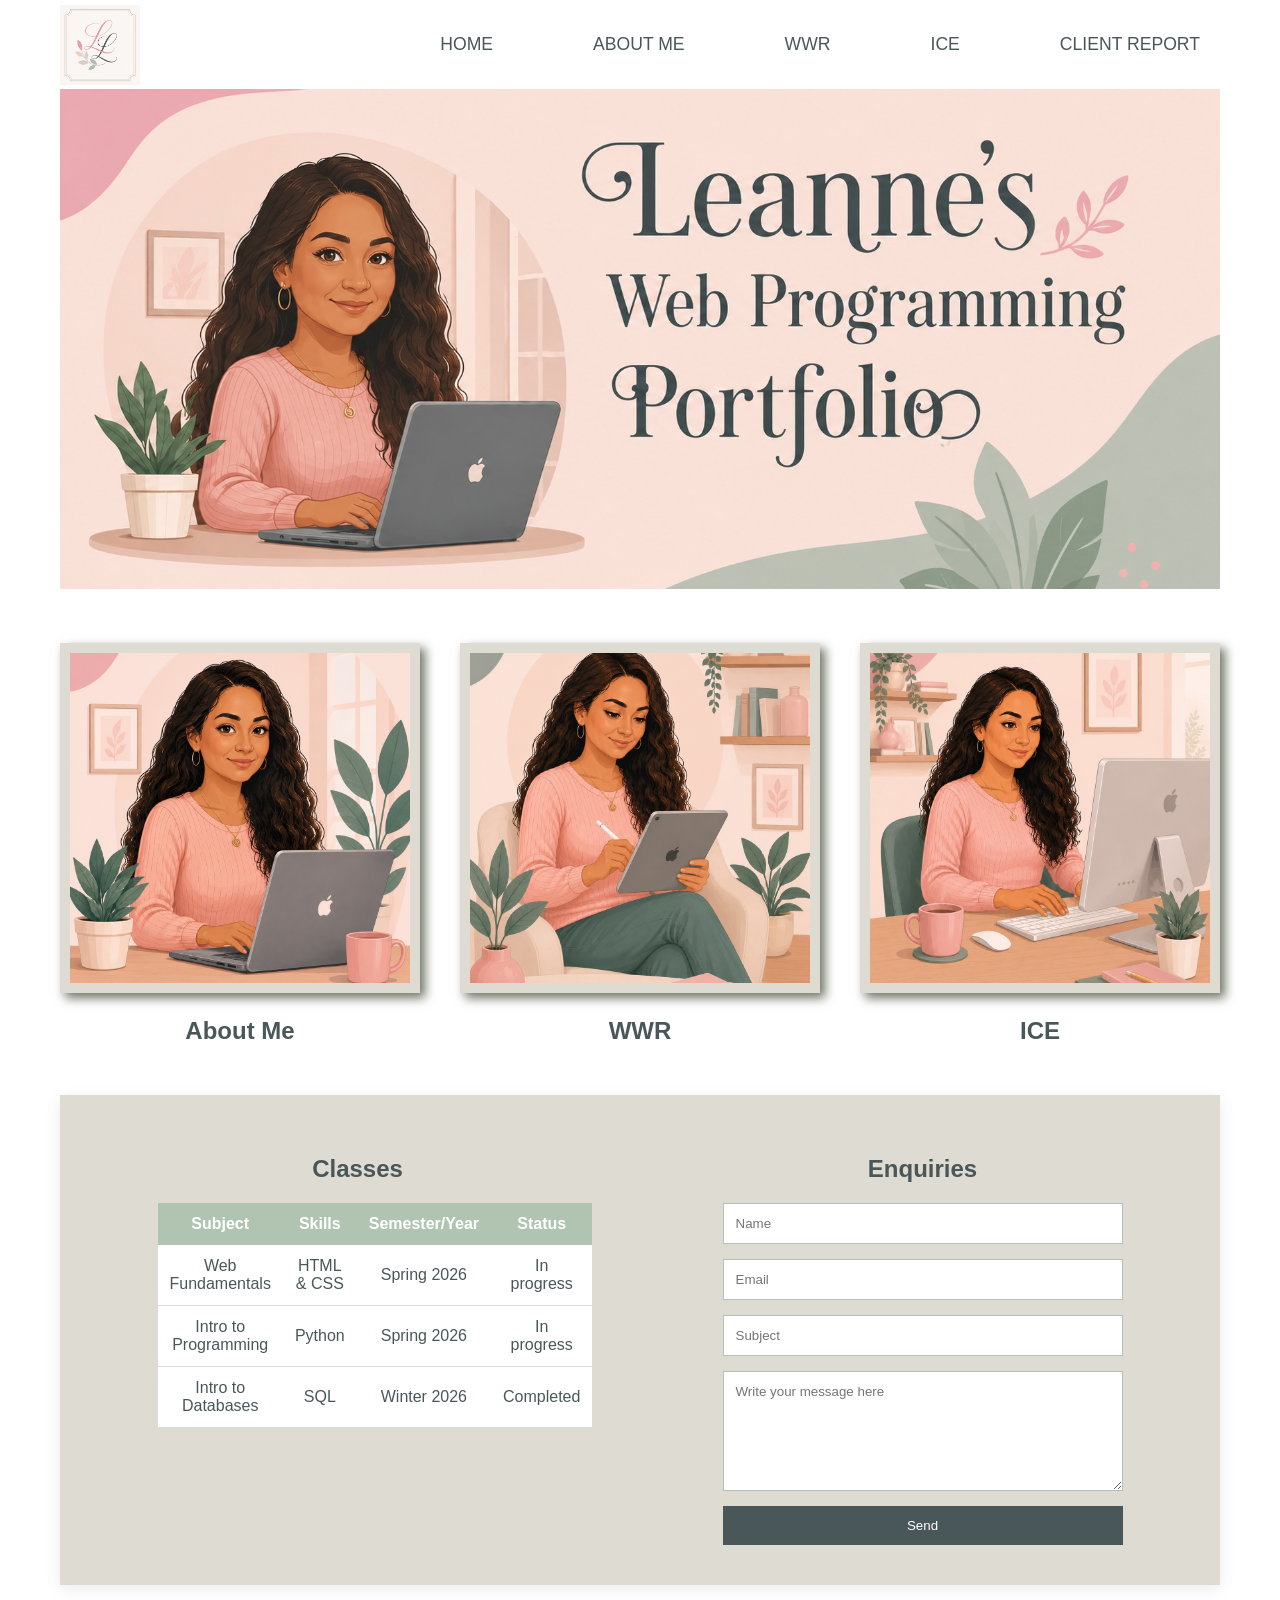
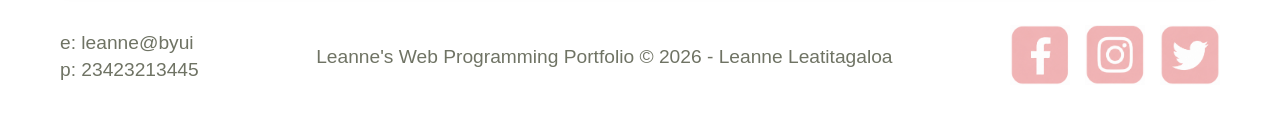
<file: index.html>
<!DOCTYPE html>
<html lang="en">
<head>
    <meta charset="UTF-8">
    <meta name="viewport" content="width=device-width, initial-scale=1.0">
    <title>Portal Page | Leanne's Web Programming Portfolio | Home</title>
    <link rel="stylesheet" href="styles/index.css">
</head>
<body>
    <div id="content">
        <header>
            <div class="content-width">
            <a id="logo-link" href="index.html">
                <img class="logo" src="images/jpg/LLlogo.jpg" alt="LL Logo">
            </a>
            <nav class="navbar">
                <ul>
                    <li><a href="index.html" target="_blank">HOME</a></li>
                    <li><a href="about_me.html" target="_blank">ABOUT ME</a></li>
                    <li><a href="wwr.html" target="_blank">WWR</a></li>
                    <li><a href="ice.html" target="_blank">ICE</a></li>
                    <li><a href="client_report.html" target="_blank">CLIENT REPORT</a></li>
                </ul>
            </nav>
            </div>
        </header>
        <div id="hero-box">
            <div class="content-width">
            <img id="hero-img" src="images/jpg/hero_image.jpg" alt="Working on laptop">
            </div>
        </div>
    </div>
    <main class="home-grid content-width">
        <section class="about-me-card">
            <a href="about_me.html" target="_blank">
            <img class="card-img" src="images/jpg/profile_laptop.jpg" alt="Working on laptop">
            <h2>About Me</h2>
            </a>
        </section>
        <section class="wwr-card">
            <a href="wwr.html" target="_blank">
            <img class="card-img" src="images/jpg/profile_ipad.jpg" alt="Working on ipad">
            <h2>WWR</h2>
            </a>
        </section>
        <section class="ice-card">
            <a href="ice.html" target="_blank">
            <img class="card-img" src="images/jpg/profile_desktop.jpg" alt="Working on desktop">
            <h2>ICE</h2>
            </a>
        </section>
        <section class="info-section">
            <section class="classes-table">
                <h2>Classes</h2>
                <table>
                    <tr>
                        <th>Subject</th>
                        <th>Skills</th>
                        <th>Semester/Year</th>
                        <th>Status</th>
                    </tr>
                    <tr>
                        <td>Web Fundamentals</td>
                        <td>HTML & CSS</td>
                        <td>Spring 2026</td>
                        <td>In progress</td>
                    </tr>
                    <tr>
                        <td>Intro to Programming</td>
                        <td>Python</td>
                        <td>Spring 2026</td>
                        <td>In progress</td>
                    </tr>
                    <tr>
                        <td>Intro to Databases</td>
                        <td>SQL</td>
                        <td>Winter 2026</td>
                        <td>Completed</td>
                    </tr>
                </table>
            </section>
            <section class="enquiry-form">
                <h2>Enquiries</h2>
                <form>
                    <input type="text" placeholder="Name">
                    <input type="email" placeholder="Email">
                    <input type="text" placeholder="Subject">
                    <textarea placeholder="Write your message here"></textarea>
                    <button type="submit">Send</button>
                </form>
            </section>
        </section>
    </main>
<footer>
    <div class="content-width footer-content">
        <div class="contact">
            <p>e: leanne@byui</p>
            <p>p: 23423213445</p>
        </div>
        <div class="copyright">
            <p>Leanne's Web Programming Portfolio &copy; 2026 - Leanne Leatitagaloa</p>
        </div>
        <div class="socials">
            <a href="https://facebook.com" target="_blank">
                <img src="images/jpg/facebook.jpg" alt="fb icon">
            </a>
            <a href="https://instagram.com" target="_blank">
                <img src="images/jpg/instagram.jpg" alt="instagram icon">
            </a>
            <a href="https://twitter.com" target="_blank">
                <img src="images/jpg/twitter.jpg" alt="twitter icon">
            </a>
        </div>
    </div>
</footer>
</body>
</html>
</file>
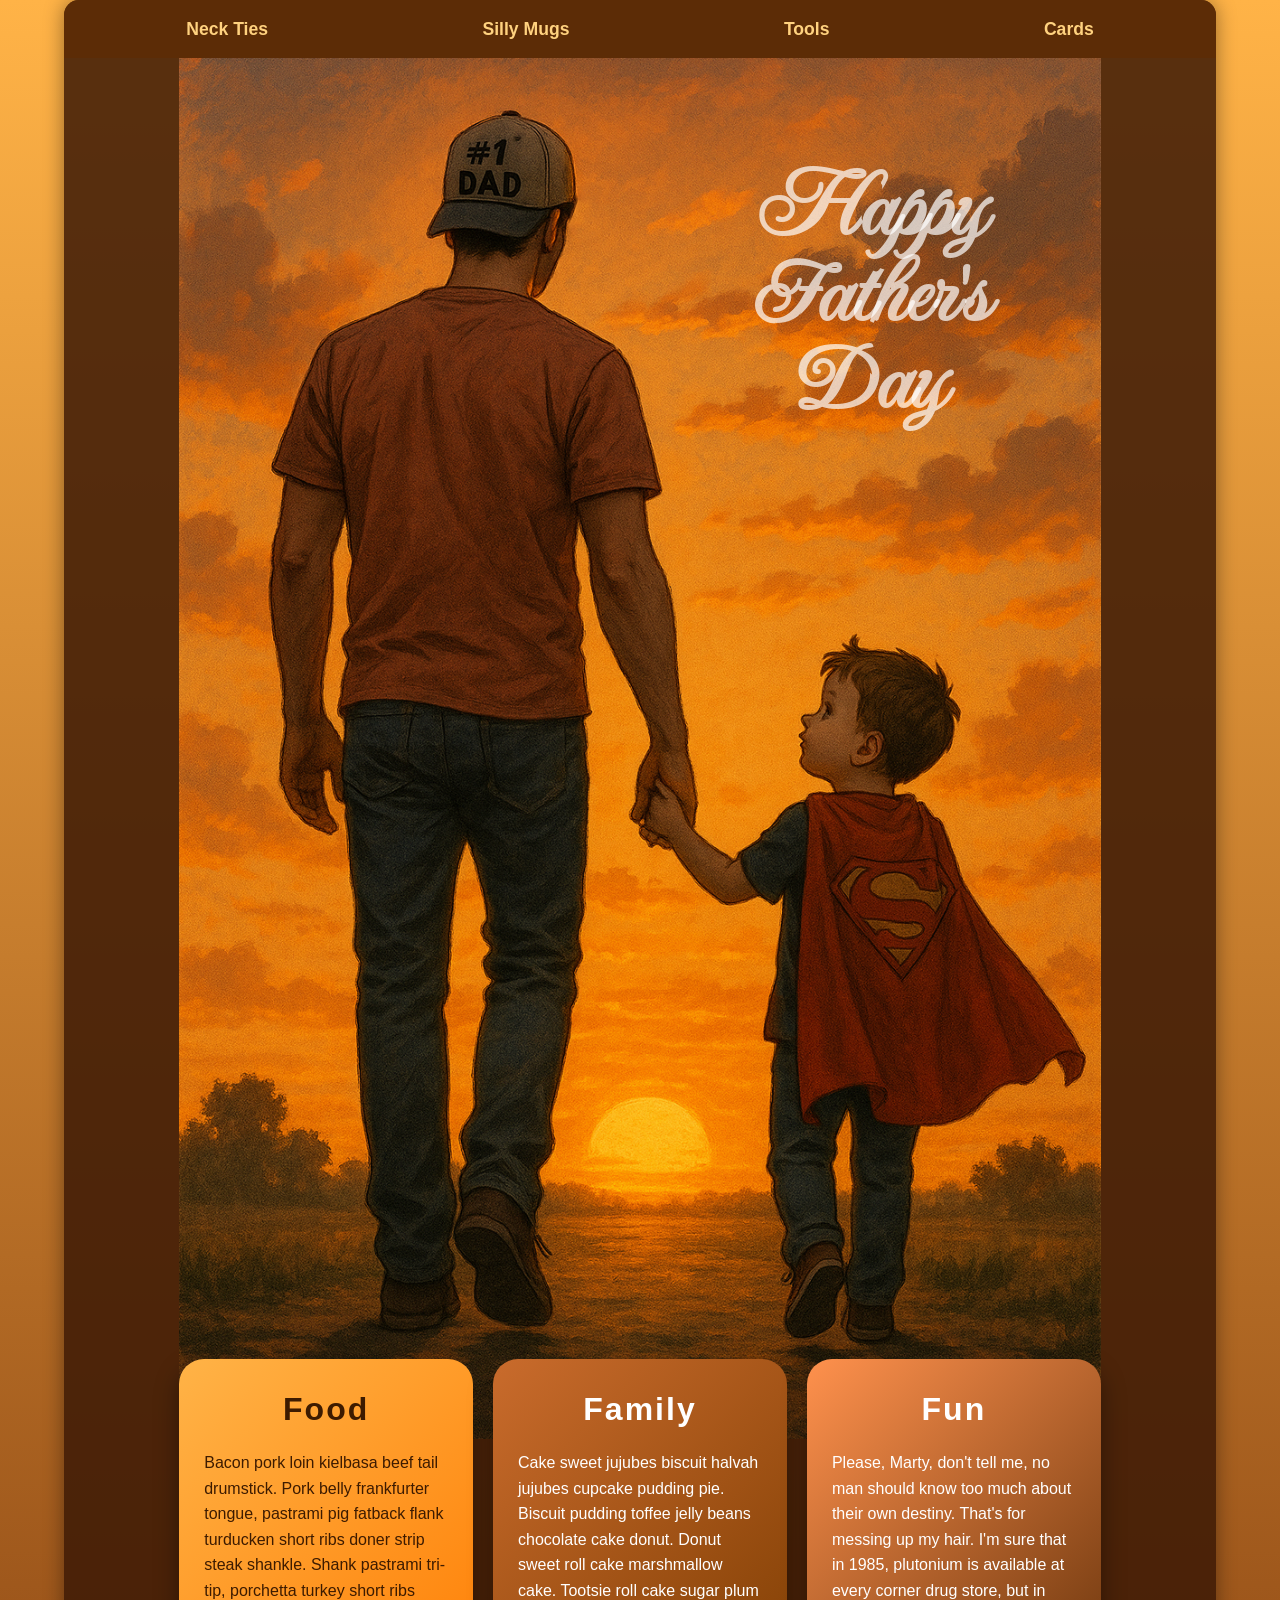
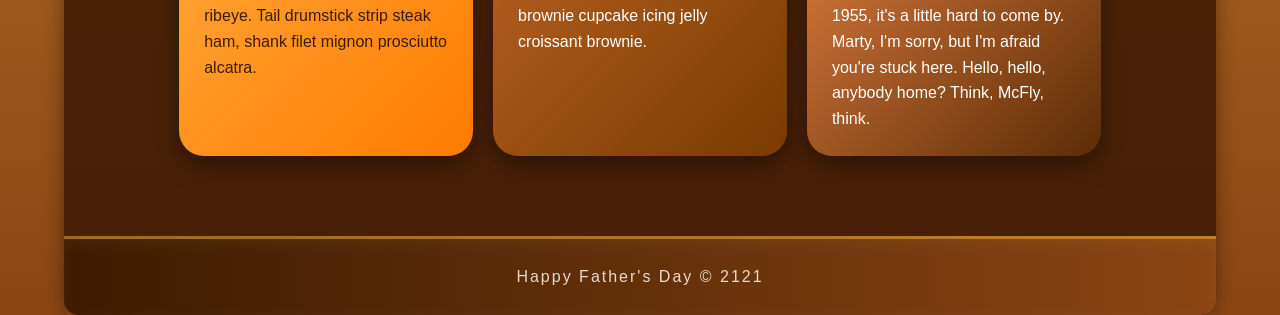
<file: ice_copy/fathersday/index.html>
<!DOCTYPE html>
<html lang="en">

<head>
    <meta charset="UTF-8">
    <meta name="viewport" content="width=device-width, initial-scale=1.0">
    <title>Father's Day Page</title>
    <link rel="stylesheet" href="styles/styles.css">
</head>

<body>
    <div id="wrapper">
        <header>
            <nav>
                <ul>
                    <li>Neck Ties</li>
                    <li>Silly Mugs</li>
                    <li>Tools</li>
                    <li>Cards</li>
                </ul>
            </nav>
        </header>
        <main>
            <h1>Happy Father's Day</h1>
            <img src="images/fathersday.png">
            <section>
                <h2>Food</h2>
                <p>Bacon pork loin kielbasa beef tail drumstick. Pork belly frankfurter tongue,
                     pastrami pig fatback flank turducken short ribs doner strip steak shankle.
                      Shank pastrami tri-tip, porchetta turkey short ribs ribeye. 
                      Tail drumstick strip steak ham, shank filet mignon prosciutto alcatra. </p>
            </section>
            <section>
                <h2>Family</h2>
                <p>Cake sweet jujubes biscuit halvah jujubes cupcake pudding pie. Biscuit
                    pudding toffee jelly beans chocolate cake donut. Donut sweet roll cake
                    marshmallow cake. Tootsie roll cake sugar plum brownie cupcake icing
                    jelly croissant brownie.</p>
            </section>
            <section>
                <h2>Fun</h2>
                <p>Please, Marty, don't tell me, no man should know too much about their own
                     destiny. That's for messing up my hair. I'm sure that in 1985, 
                     plutonium is available at every corner drug store, but in 1955, 
                     it's a little hard to come by. Marty, I'm sorry, but I'm afraid 
                     you're stuck here. Hello, hello, anybody home? Think, McFly, think. 
                     </p>
            </section>
        </main>
        <footer>
            Happy Father's Day &copy; 2121
        </footer>
    </div>
</body>

</html>
</file>
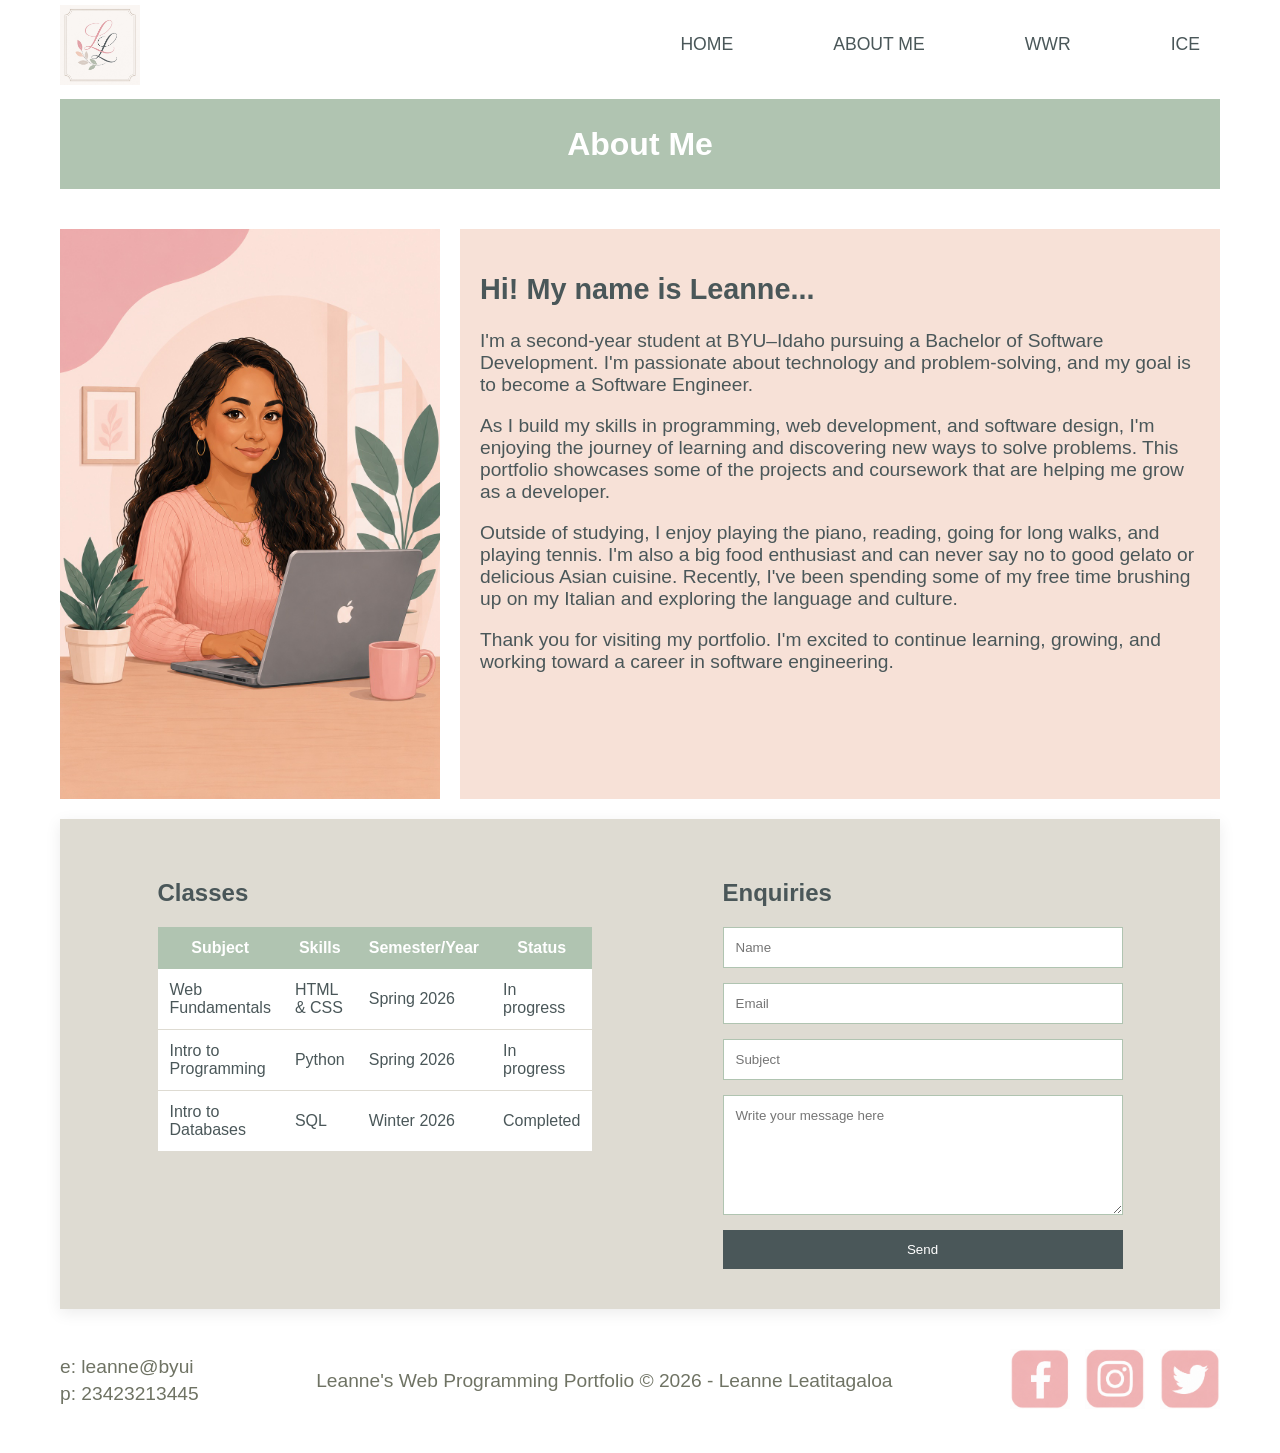
<file: about_me.html>
<!DOCTYPE html>
<html lang="en">
<head>
    <meta charset="UTF-8">
    <meta name="viewport" content="width=device-width, initial-scale=1.0">
    <title>Portal Page | Leanne's Web Programming Portfolio | About Me</title>
    <link rel="stylesheet" href="styles/about_me.css">
</head>
<body>
    <div id="content">
        <header>
            <div class="content-width">
            <a id="logo-link" href="index.html">
                <img class="logo" src="images/jpg/LLlogo.jpg" alt="LL Logo">
            </a>
            <nav class="navbar">
                <ul>
                    <li><a href="index.html" target="_blank">HOME</a></li>
                    <li><a href="about_me.html" target="_blank">ABOUT ME</a></li>
                    <li><a href="wwr.html" target="_blank">WWR</a></li>
                    <li><a href="ice.html" target="_blank">ICE</a></li>
                </ul>
            </nav>
            <section id="hero-title">
                <h1>About Me</h1>
            </section>
            </div>
        </header>
    </div>
    <main class="home-grid content-width">
        <section class="about-me-image">
            <img class="card-img" src="images/jpg/profile_laptop.jpg" alt="Working on laptop">
        </section>
        <section class="about-me-message">
            <h2>Hi! My name is Leanne...</h2>
            <p>
                I'm a second-year student at BYU–Idaho pursuing a Bachelor of Software Development. 
                I'm passionate about technology and problem-solving, and my goal is to become a 
                Software Engineer.
            </p>
            <p>
                As I build my skills in programming, web development, and software design, I'm enjoying 
                the journey of learning and discovering new ways to solve problems. This portfolio showcases 
                some of the projects and coursework that are helping me grow as a developer.
            </p>
            <p>
                Outside of studying, I enjoy playing the piano, reading, going for long walks, and playing 
                tennis. I'm also a big food enthusiast and can never say no to good gelato or delicious 
                Asian cuisine. Recently, I've been spending some of my free time brushing up on my Italian 
                and exploring the language and culture.
            </p>
            <p>
                Thank you for visiting my portfolio. I'm excited to continue learning, growing, and 
                working toward a career in software engineering.
            </p>
        </section>
        <section class="info-section">
            <section class="classes-table">
                <h2>Classes</h2>
                <table>
                    <tr>
                        <th>Subject</th>
                        <th>Skills</th>
                        <th>Semester/Year</th>
                        <th>Status</th>
                    </tr>
                    <tr>
                        <td>Web Fundamentals</td>
                        <td>HTML & CSS</td>
                        <td>Spring 2026</td>
                        <td>In progress</td>
                    </tr>
                    <tr>
                        <td>Intro to Programming</td>
                        <td>Python</td>
                        <td>Spring 2026</td>
                        <td>In progress</td>
                    </tr>
                    <tr>
                        <td>Intro to Databases</td>
                        <td>SQL</td>
                        <td>Winter 2026</td>
                        <td>Completed</td>
                    </tr>
                </table>
            </section>
            <section class="enquiry-form">
                <h2>Enquiries</h2>
                <form>
                    <input type="text" placeholder="Name">
                    <input type="email" placeholder="Email">
                    <input type="text" placeholder="Subject">
                    <textarea placeholder="Write your message here"></textarea>
                    <button type="submit">Send</button>
                </form>
            </section>
        </section>
    </main>
<footer>
    <div class="content-width footer-content">
        <div class="contact">
            <p>e: leanne@byui</p>
            <p>p: 23423213445</p>
        </div>
        <div class="copyright">
            <p>Leanne's Web Programming Portfolio &copy; 2026 - Leanne Leatitagaloa</p>
        </div>
        <div class="socials">
            <a href="https://facebook.com" target="_blank">
                <img src="images/jpg/facebook.jpg" alt="fb icon">
            </a>
            <a href="https://instagram.com" target="_blank">
                <img src="images/jpg/instagram.jpg" alt="instagram icon">
            </a>
            <a href="https://twitter.com" target="_blank">
                <img src="images/jpg/twitter.jpg" alt="twitter icon">
            </a>
        </div>
    </div>
</footer>
</body>
</file>
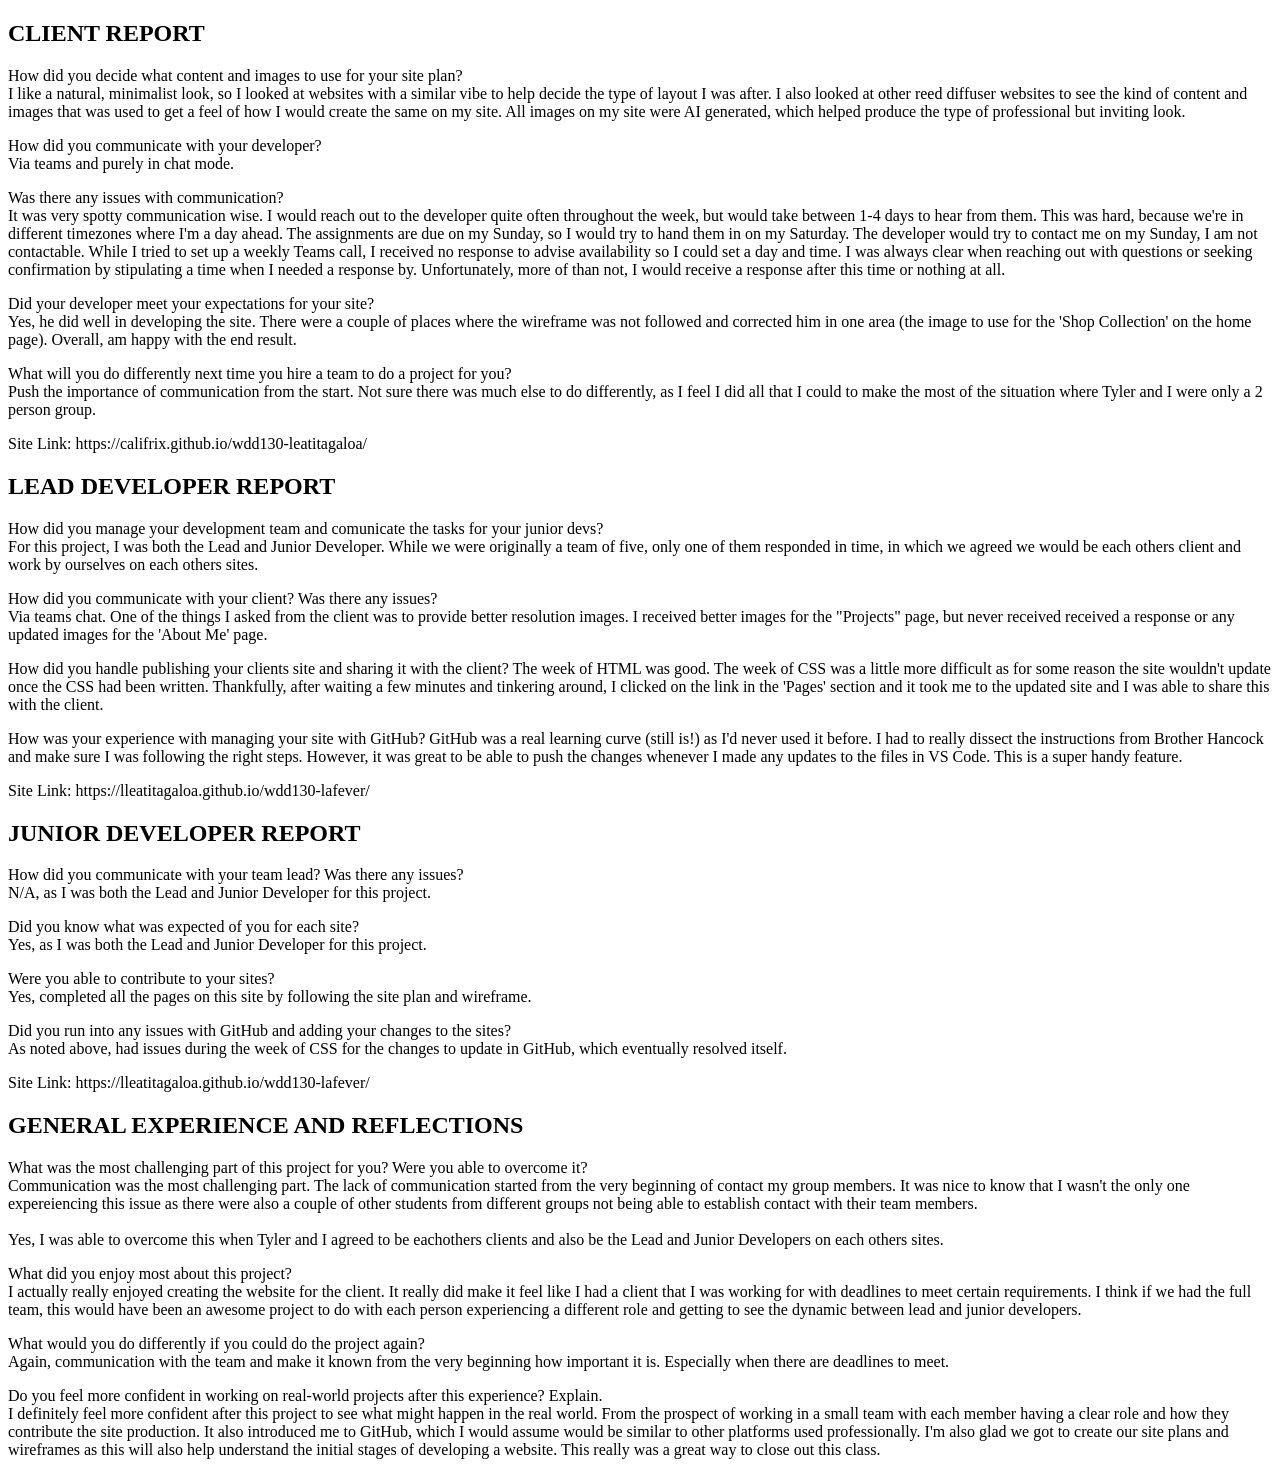
<file: client_report.html>
<!DOCTYPE html>
<html lang="en">
<head>
    <meta charset="UTF-8">
    <meta name="viewport" content="width=device-width, initial-scale=1.0">
    <title>Portal Page | Leanne's Web Programming Portfolio | Client Report</title>
</head>
<body>
    <h2>CLIENT REPORT</h2>
<p>
    How did you decide what content and images to use for your site plan?
    <br>
    I like a natural, minimalist look, so I looked at websites with a similar vibe to help decide the type of layout I was after. 
    I also looked at other reed diffuser websites to see the kind of content and images that was used to get a feel of how I would 
    create the same on my site. All images on my site were AI generated, which helped produce the type of professional but inviting 
    look.
</p>
<p>
    How did you communicate with your developer? 
    <br>
    Via teams and purely in chat mode.
</p>
<p>
    Was there any issues with communication?
    <br>
    It was very spotty communication wise. I would reach out to the developer quite often throughout the week, but would take
    between 1-4 days to hear from them. This was hard, because we're in different timezones where I'm a day ahead. The assignments 
    are due on my Sunday, so I would try to hand them in on my Saturday. The developer would try to contact me on my Sunday, I 
    am not contactable. While I tried to set up a weekly Teams call, I received no response to advise availability so I could set a 
    day and time. I was always clear when reaching out with questions or seeking confirmation by stipulating a time when I needed 
    a response by. Unfortunately, more of than not, I would receive a response after this time or nothing at all. 
</p>
<p>
    Did your developer meet your expectations for your site?
    <br>
    Yes, he did well in developing the site. There were a couple of places where the wireframe was not followed and corrected him 
    in one area (the image to use for the 'Shop Collection' on the home page). Overall, am happy with the end result. 
</p>
<p>
    What will you do differently next time you hire a team to do a project for you?
    <br>
    Push the importance of communication from the start. Not sure there was much else to do differently, as I feel I did all that
    I could to make the most of the situation where Tyler and I were only a 2 person group. 
</p>
<p>Site Link: https://califrix.github.io/wdd130-leatitagaloa/</p>

<h2>LEAD DEVELOPER REPORT</h2>
<p>
    How did you manage your development team and comunicate the tasks for your junior devs?
    <br>
    For this project, I was both the Lead and Junior Developer. While we were originally a team of five, only one of them responded in time,
    in which we agreed we would be each others client and work by ourselves on each others sites. 
</p>
<p>
    How did you communicate with your client? Was there any issues?
    <br>
    Via teams chat. One of the things I asked from the client was to provide better resolution images. I received better images 
    for the "Projects" page, but never received received a response or any updated images for the 'About Me' page. 
</p>
<p>
    How did you handle publishing your clients site and sharing it with the client?
    The week of HTML was good. The week of CSS was a little more difficult as for some reason the site wouldn't update once the CSS 
    had been written. Thankfully, after waiting a few minutes and tinkering around, I clicked on the link in the 'Pages' section and 
    it took me to the updated site and I was able to share this with the client. 
    <br>
</p>
<p>
    How was your experience with managing your site with GitHub?
    GitHub was a real learning curve (still is!) as I'd never used it before. I had to really dissect the instructions from 
    Brother Hancock and make sure I was following the right steps. However, it was great to be able to push the changes whenever
    I made any updates to the files in VS Code. This is a super handy feature. 
    <br>
</p>
<p>
Site Link: https://lleatitagaloa.github.io/wdd130-lafever/
</p>

<h2>JUNIOR DEVELOPER REPORT</h2>
<P>
    How did you communicate with your team lead? Was there any issues?
    <br>
    N/A, as I was both the Lead and Junior Developer for this project.
</P>
<p>
    Did you know what was expected of you for each site?
    <br>
    Yes, as I was both the Lead and Junior Developer for this project.
</p>
<p>
    Were you able to contribute to your sites?
    <br>
    Yes, completed all the pages on this site by following the site plan and wireframe. 
</p>
<p>
    Did you run into any issues with GitHub and adding your changes to the sites?
    <br>
    As noted above, had issues during the week of CSS for the changes to update in GitHub, which eventually resolved itself. 
</p>
<p>
Site Link: https://lleatitagaloa.github.io/wdd130-lafever/
</P>

<h2>GENERAL EXPERIENCE AND REFLECTIONS</h2>
<p>
    What was the most challenging part of this project for you? Were you able to overcome it?
    <br>
    Communication was the most challenging part. The lack of communication started from the very beginning of contact my group 
    members. It was nice to know that I wasn't the only one expereiencing this issue as there were also a couple of other students 
    from different groups not being able to establish contact with their team members. 
    <br>
    <br>
    Yes, I was able to overcome this when Tyler and I agreed to be eachothers clients and also be the Lead and Junior Developers
    on each others sites. 
</p>
<p>
    What did you enjoy most about this project?
    <br>
    I actually really enjoyed creating the website for the client. It really did make it feel like I had a client that I was working
    for with deadlines to meet certain requirements. I think if we had the full team, this would have been an awesome project to do 
    with each person experiencing a different role and getting to see the dynamic between lead and junior developers. 
    <br>
</p>
<p>
    What would you do differently if you could do the project again?
    <br>
    Again, communication with the team and make it known from the very beginning how important it is. Especially when there are 
    deadlines to meet.
</p>
<p>
    Do you feel more confident in working on real-world projects after this experience? Explain.
    <br>
    I definitely feel more confident after this project to see what might happen in the real world. From the prospect of working 
    in a small team with each member having a clear role and how they contribute the site production. It also introduced me to
    GitHub, which I would assume would be similar to other platforms used professionally. I'm also glad we got to create our site 
    plans and wireframes as this will also help understand the initial stages of developing a website. This really was a great 
    way to close out this class. 
</p>
</p>
</body>
</html>
</file>
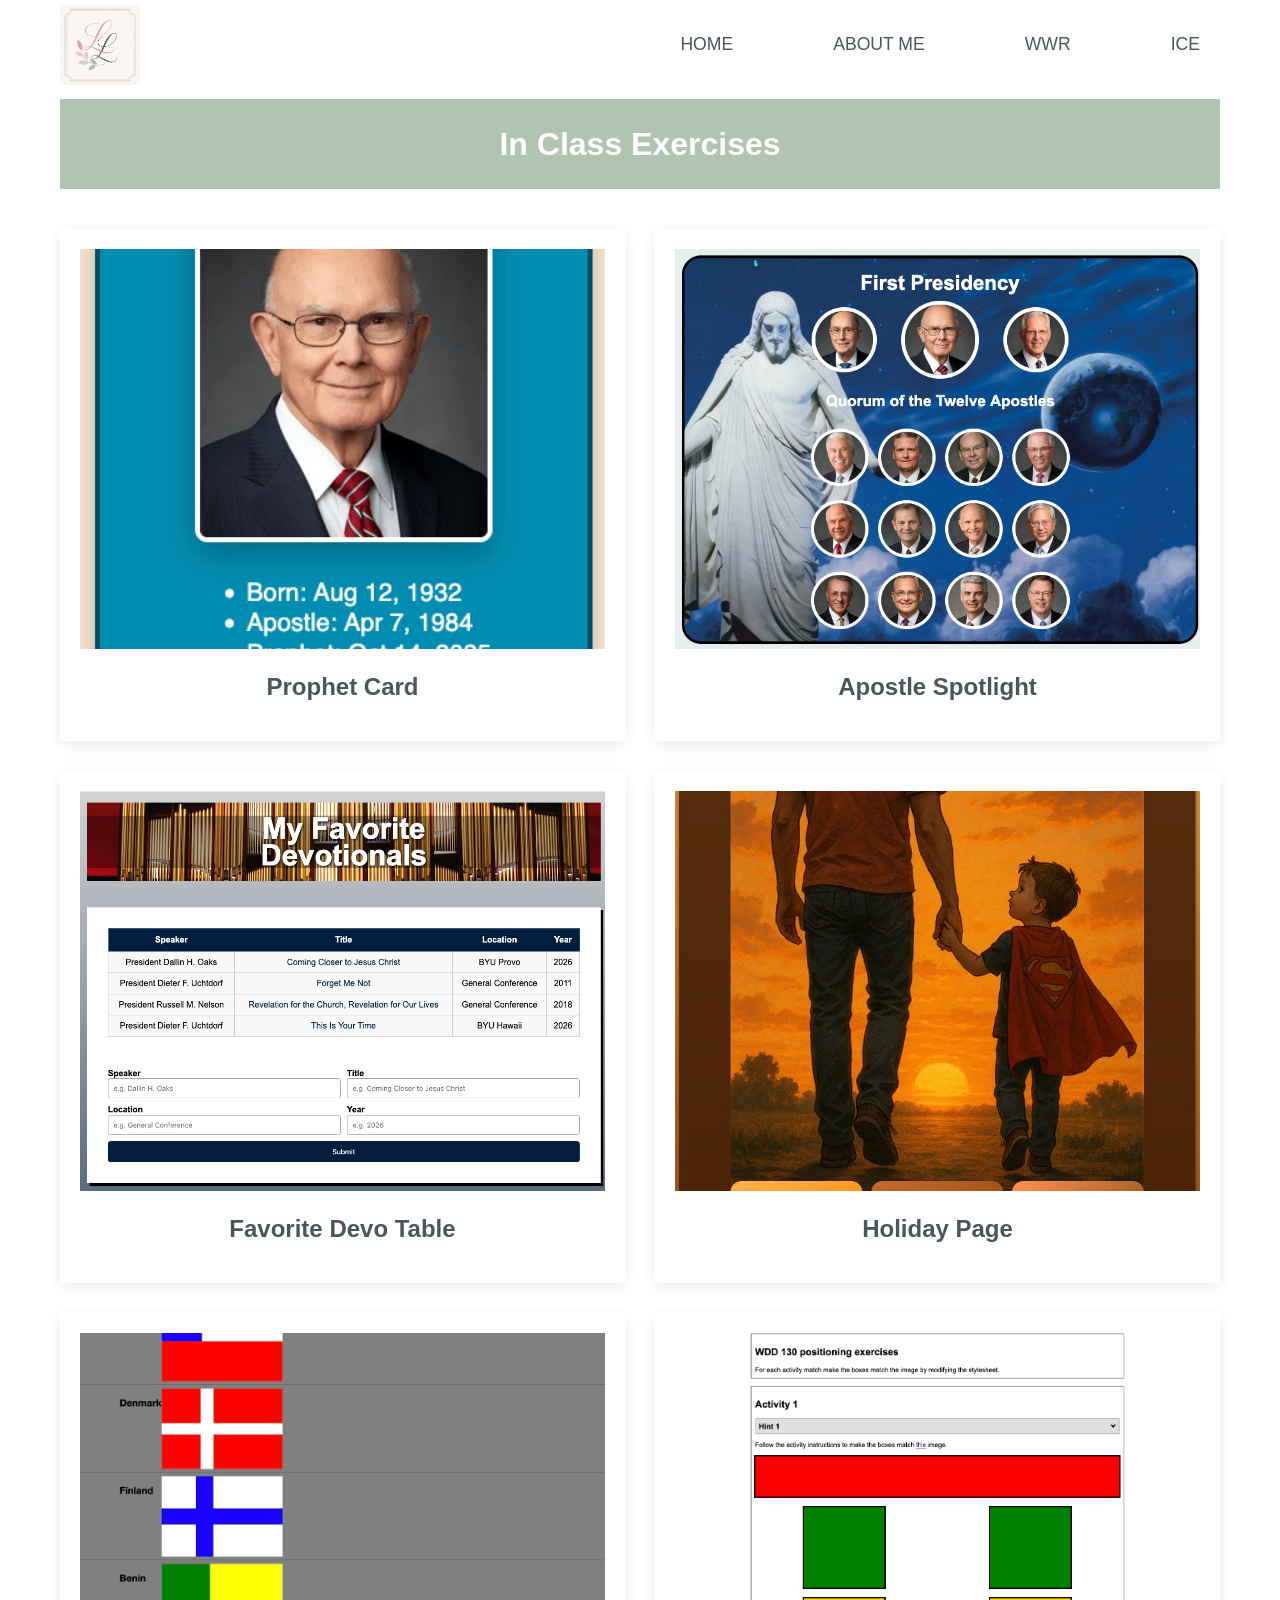
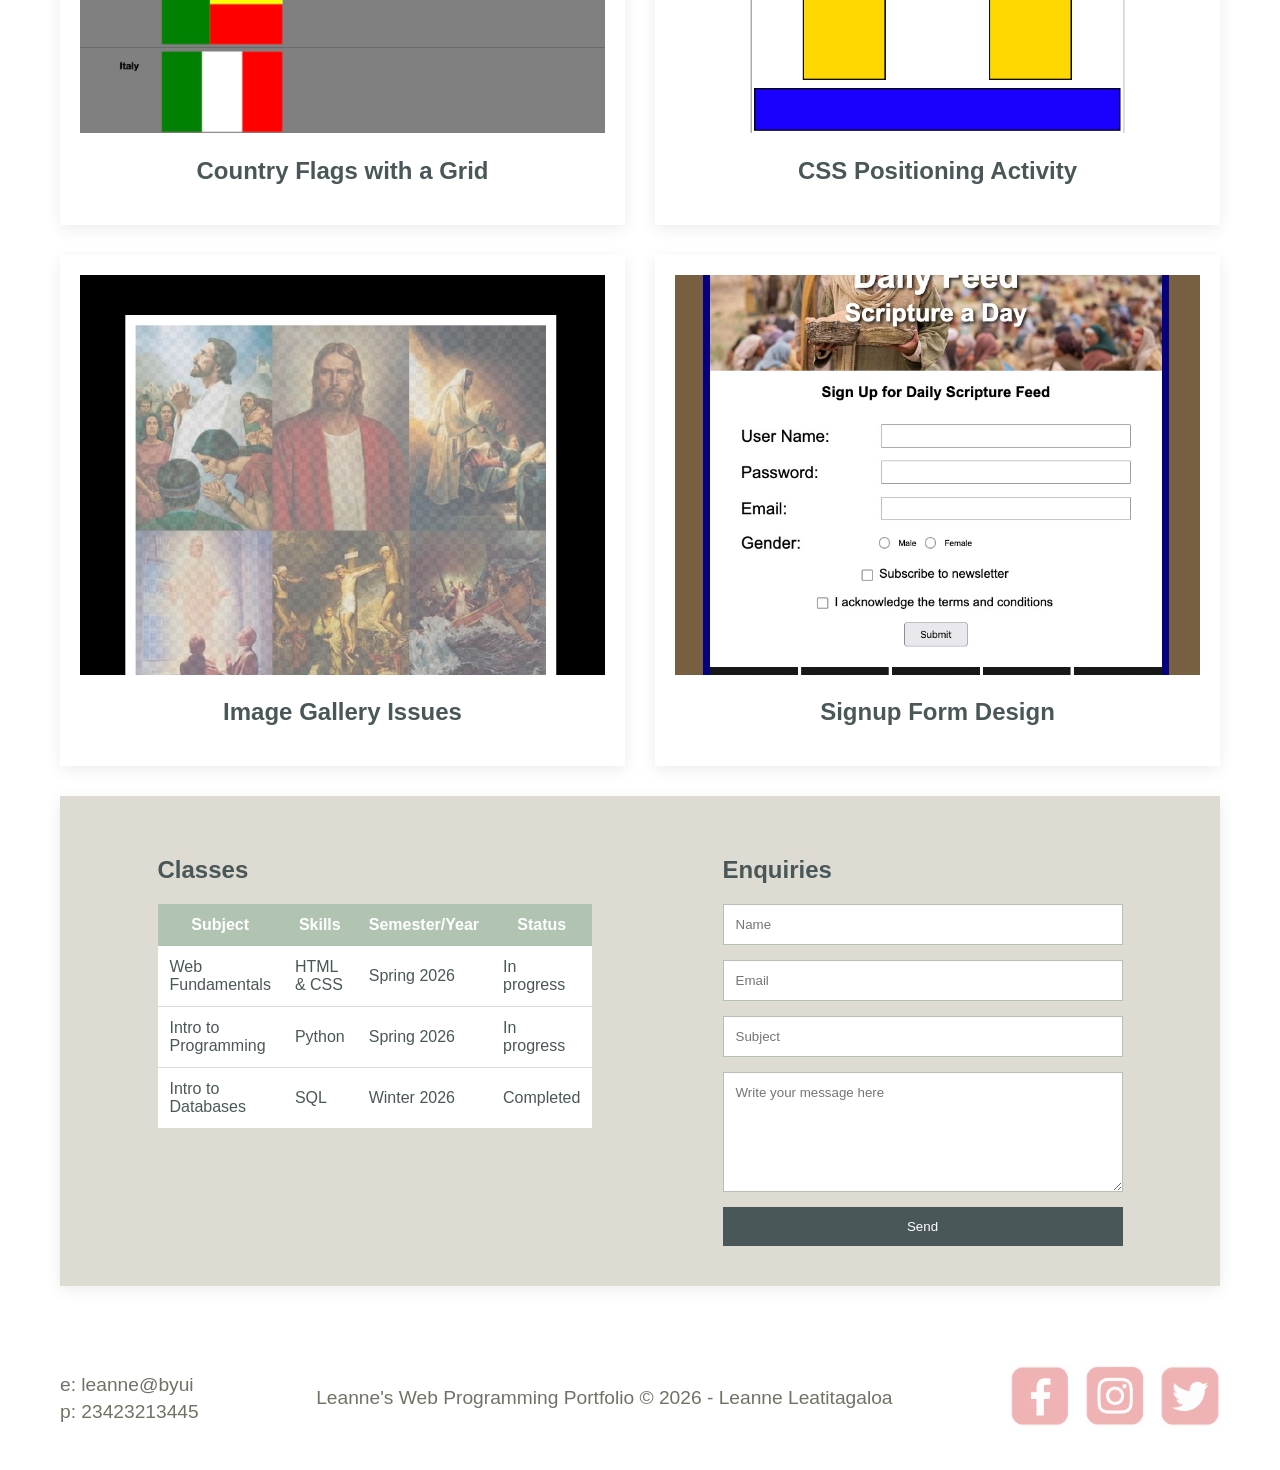
<file: ice.html>
<!DOCTYPE html>
<html lang="en">
<head>
    <meta charset="UTF-8">
    <meta name="viewport" content="width=device-width, initial-scale=1.0">
    <title>Portal Page | Leanne's Web Programming Portfolio | ICE</title>
    <link rel="stylesheet" href="styles/ice.css">
</head>
<body>
    <div id="content">
        <header>
            <div class="content-width">
                <a id="logo-link" href="index.html">
                    <img class="logo" src="images/jpg/LLlogo.jpg" alt="LL Logo">
                </a>
                <nav class="navbar">
                    <ul>
                        <li><a href="index.html" target="_blank">HOME</a></li>
                        <li><a href="about_me.html" target="_blank">ABOUT ME</a></li>
                        <li><a href="wwr.html" target="_blank">WWR</a></li>
                        <li><a href="ice.html" target="_blank">ICE</a></li>
                    </ul>
                </nav>
                <section id="hero-title">
                    <h1>In Class Exercises</h1>
                </section>
            </div>
        </header>
    </div>
     <main class="home-grid content-width">
        <section class="card prophet-card">
            <a href="ice_copy/prophet_cards/oaks.html" target="_blank">
            <img class="card-img" src="images/jpg/prophet_card.jpg" alt="Prophet Card Page">
            <h2>Prophet Card</h2>
            <div class="card-info">
                <h3>Prophet Card</h3>
                <p>Description: Design a profile card of a prophet.</p>
                <p>Learnings: How to follow a wireframe to create the html and css code and how to create a list.</p>
            </div>
            </a>
        </section>
        <section class="card apostle-card">
            <a href="ice_copy/apostle_spotlight/apostles.html" target="_blank">
            <img class="card-img" src="images/jpg/apostle_card.jpg" alt="Apostle Spotlight">
            <h2>Apostle Spotlight</h2>
            <div class="card-info">
                <h3>Apostle Spotlight</h3>
                <p>Description: Design a web page to spotlight the apostles.</p>
                <p>Learnings: How to use grids, create circular images with links and spacing content evenly on the page.</p>
            </div>
            </a>
        </section>
        <section class="card favorite-devo-table-card">
            <a href="ice_copy/favorite_devo/favdevo.html" target="_blank">
            <img class="card-img" src="images/jpg/fave_devo_card.jpg" alt="Favorite Devo Table">
            <h2>Favorite Devo Table</h2>
            <div class="card-info">
                <h3>Favorite Devo Table</h3>
                <p>Description: Create a form and a table in HTML.</p>
                <p>Learnings: How to create a form with fields and submit button, and to create a table.</p>
            </div>
            </a>
        </section>
        <section class="card holiday-card">
            <a href="ice_copy/fathersday/index.html" target="_blank">
            <img class="card-img" src="images/jpg/holiday_card.jpg" alt="Holiday Page">
            <h2>Holiday Page</h2>
            <div class="card-info">
                <h3>Holiday Page</h3>
                <p>Description: Practice designing css without changing the html.</p>
                <p>Learnings: Try to understand the design from the html file alone, placement of text on an image and pulling colors from the image for a cohesive design.</p>
            </div>
            </a>
        </section>
        <section class="card country-flags-card">
            <a href="ice_copy/grid_flags/flags.html" target="_blank">
            <img class="card-img" src="images/jpg/country_flags.jpg" alt="Country Flags with a Grid">
            <h2>Country Flags with a Grid</h2>
            <div class="card-info">
                <h3>Country Flags with a Grid</h3>
                <p>Description: Style country flags using CSS grid.</p>
                <p>Learnings: How to use and understand the different ways to implement CSS grid.</p>
            </div>
            </a>
        </section>
        <section class="card css-positioning-activity-card">
            <a href="ice_copy/positioning/positioning.html" target="_blank">
            <img class="card-img" src="images/jpg/positioning.jpg" alt="CSS Positioning Activity">
            <h2>CSS Positioning Activity</h2>
            <div class="card-info">
                <h3>CSS Positioning Activity</h3>
                <p>Description: Complete grid practice activities.</p>
                <p>Learnings: How to use and understand the different ways to implement CSS grid and how to wrap text.</p>
            </div>
            </a>
        </section>
        <section class="card image-gallery-issues-card">
            <a href="ice_copy/gallery/gallery.html" target="_blank">
            <img class="card-img" src="images/jpg/image_gallery_issues.jpg" alt="Image Gallery Issues">
            <h2>Image Gallery Issues</h2>
            <div class="card-info">
                <h3>Image Gallery Issues</h3>
                <p>Description: Create thunbnail images of an appropriate file size.</p>
                <p>Learnings: The size of images can impact how fast a page loads, difference between and how to change an image file size and resolution.</p>
            </div>
            </a>
        </section>
        <section class="card signup-form-design-card">
            <a href="ice_copy/signup/signup.html" target="_blank">
            <img class="card-img" src="images/jpg/signup_form_design.jpg" alt="Signup Form Design">
            <h2>Signup Form Design</h2>
            <div class="card-info">
                <h3>Signup Form Design</h3>
                <p>Description: Style a form used for collecting data.</p>
                <p>Learnings: How Javascript is an additional component to create a working form, difference between radio buttons and checkboxes .</p>
            </div>
            </a>
        </section>
        <section class="info-section">
            <section class="classes-table">
                <h2>Classes</h2>
                <table>
                    <tr>
                        <th>Subject</th>
                        <th>Skills</th>
                        <th>Semester/Year</th>
                        <th>Status</th>
                    </tr>
                    <tr>
                        <td>Web Fundamentals</td>
                        <td>HTML & CSS</td>
                        <td>Spring 2026</td>
                        <td>In progress</td>
                    </tr>
                    <tr>
                        <td>Intro to Programming</td>
                        <td>Python</td>
                        <td>Spring 2026</td>
                        <td>In progress</td>
                    </tr>
                    <tr>
                        <td>Intro to Databases</td>
                        <td>SQL</td>
                        <td>Winter 2026</td>
                        <td>Completed</td>
                    </tr>
                </table>
            </section>
            <section class="enquiry-form">
                <h2>Enquiries</h2>
                <form>
                    <input type="text" placeholder="Name">
                    <input type="email" placeholder="Email">
                    <input type="text" placeholder="Subject">
                    <textarea placeholder="Write your message here"></textarea>
                    <button type="submit">Send</button>
                </form>
            </section>
        </section>
    </main>
<footer>
    <div class="content-width footer-content">
        <div class="contact">
            <p>e: leanne@byui</p>
            <p>p: 23423213445</p>
        </div>
        <div class="copyright">
            <p>Leanne's Web Programming Portfolio &copy; 2026 - Leanne Leatitagaloa</p>
        </div>
        <div class="socials">
            <a href="https://facebook.com" target="_blank">
                <img src="images/jpg/facebook.jpg" alt="fb icon">
            </a>
            <a href="https://instagram.com" target="_blank">
                <img src="images/jpg/instagram.jpg" alt="instagram icon">
            </a>
            <a href="https://twitter.com" target="_blank">
                <img src="images/jpg/twitter.jpg" alt="twitter icon">
            </a>
        </div>
    </div>
</footer>
</body>
</file>
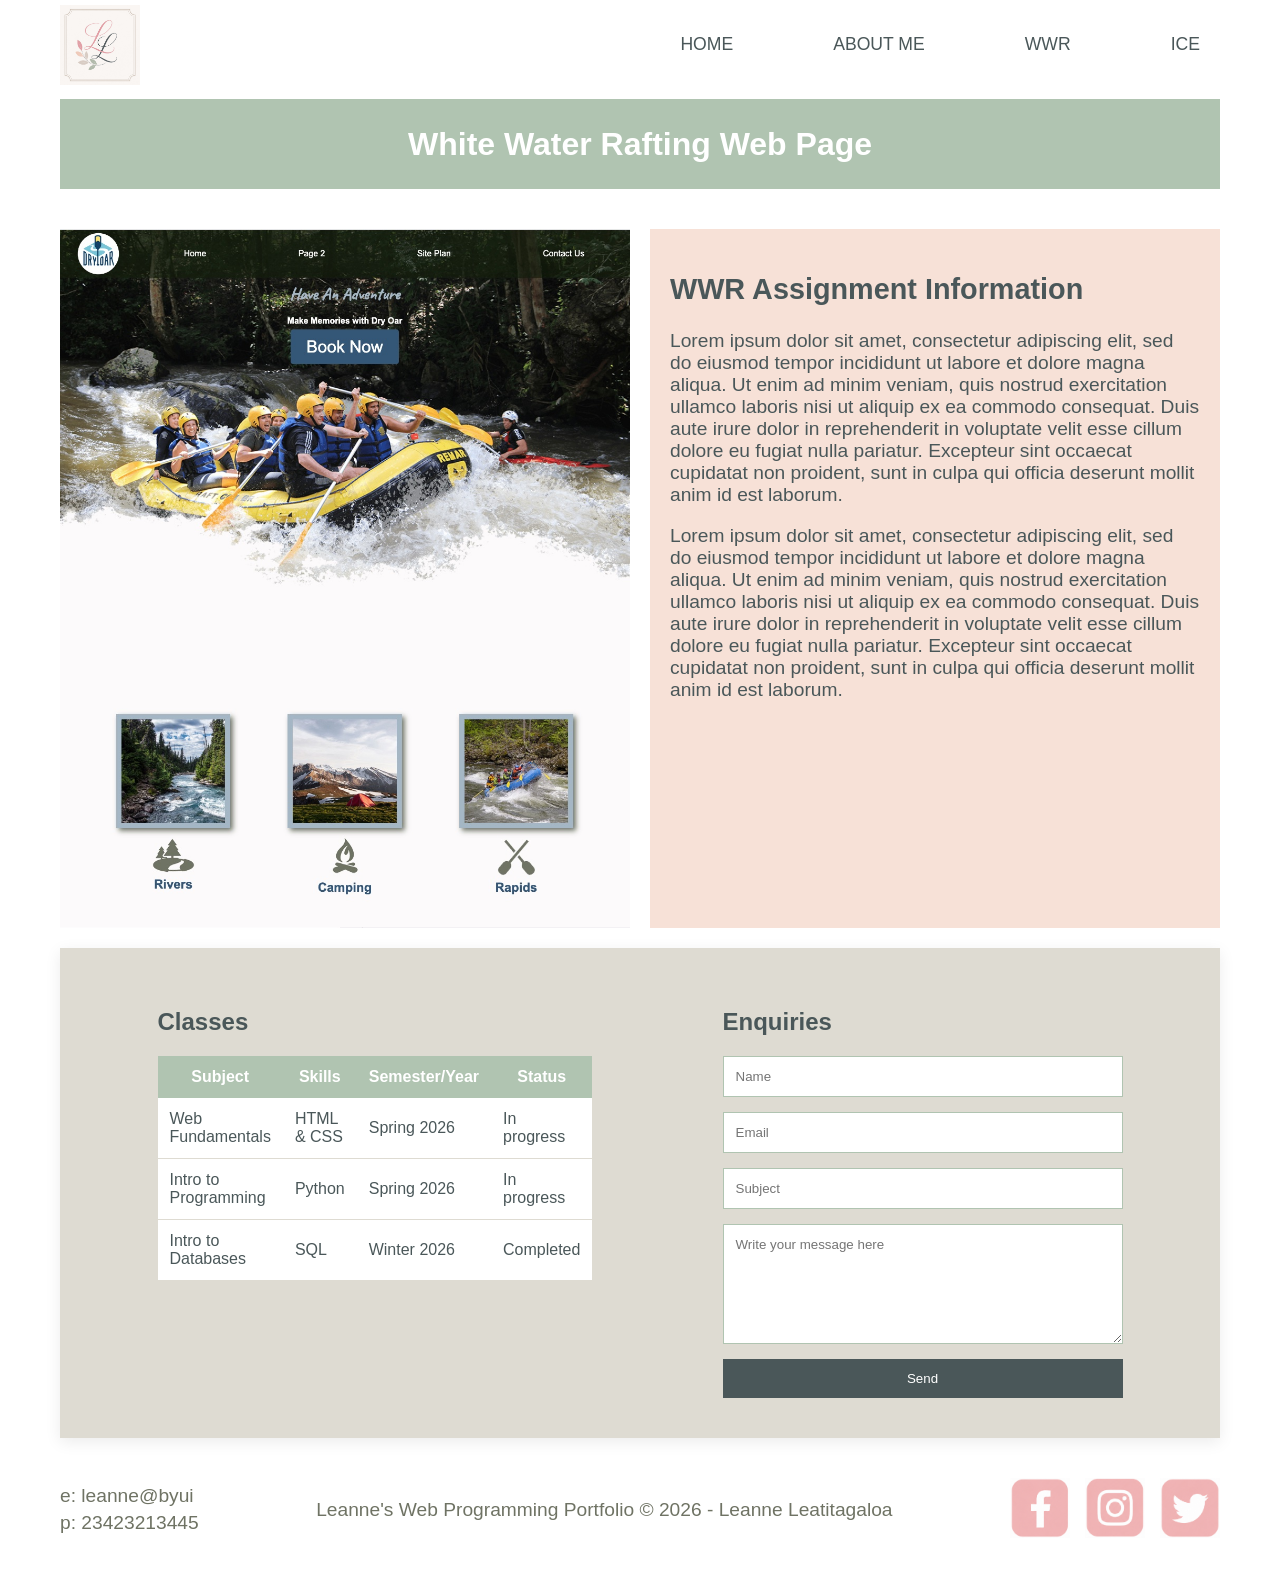
<file: wwr.html>
<!DOCTYPE html>
<html lang="en">
<head>
    <meta charset="UTF-8">
    <meta name="viewport" content="width=device-width, initial-scale=1.0">
    <title>Portal Page | Leanne's Web Programming Portfolio | WWR</title>
    <link rel="stylesheet" href="styles/wwr.css">
</head>
<body>
    <div id="content">
        <header>
            <div class="content-width">
            <a id="logo-link" href="index.html">
                <img class="logo" src="images/jpg/LLlogo.jpg" alt="LL Logo">
            </a>
            <nav class="navbar">
                <ul>
                    <li><a href="index.html" target="_blank">HOME</a></li>
                    <li><a href="about_me.html" target="_blank">ABOUT ME</a></li>
                    <li><a href="wwr.html" target="_blank">WWR</a></li>
                    <li><a href="ice.html" target="_blank">ICE</a></li>
                </ul>
            </nav>
            <section id="hero-title">
                <h1>White Water Rafting Web Page</h1>
            </section>
            </div>
        </header>
    </div>
    <main class="home-grid content-width">
        <section class="wwr-image">
            <a id="wwr-web-page" href="../wwr/index.html" target="_blank">
            <img class="card-img" src="images/jpg/wwr_page.jpg" alt="WWR web page">
            </a>
        </section>
        <section class="wwr-message">
            <h2>WWR Assignment Information</h2>
            <p>
                Lorem ipsum dolor sit amet, consectetur adipiscing elit, sed do eiusmod tempor 
                incididunt ut labore et dolore magna aliqua. Ut enim ad minim veniam, quis 
                nostrud exercitation ullamco laboris nisi ut aliquip ex ea commodo consequat. 
                Duis aute irure dolor in reprehenderit in voluptate velit esse cillum dolore 
                eu fugiat nulla pariatur. Excepteur sint occaecat cupidatat non proident, 
                sunt in culpa qui officia deserunt mollit anim id est laborum.
            </p>
            <p>
                Lorem ipsum dolor sit amet, consectetur adipiscing elit, sed do eiusmod tempor 
                incididunt ut labore et dolore magna aliqua. Ut enim ad minim veniam, quis 
                nostrud exercitation ullamco laboris nisi ut aliquip ex ea commodo consequat. 
                Duis aute irure dolor in reprehenderit in voluptate velit esse cillum dolore 
                eu fugiat nulla pariatur. Excepteur sint occaecat cupidatat non proident, 
                sunt in culpa qui officia deserunt mollit anim id est laborum.
            </p>
        </section>
        <section class="info-section">
            <section class="classes-table">
                <h2>Classes</h2>
                <table>
                    <tr>
                        <th>Subject</th>
                        <th>Skills</th>
                        <th>Semester/Year</th>
                        <th>Status</th>
                    </tr>
                    <tr>
                        <td>Web Fundamentals</td>
                        <td>HTML & CSS</td>
                        <td>Spring 2026</td>
                        <td>In progress</td>
                    </tr>
                    <tr>
                        <td>Intro to Programming</td>
                        <td>Python</td>
                        <td>Spring 2026</td>
                        <td>In progress</td>
                    </tr>
                    <tr>
                        <td>Intro to Databases</td>
                        <td>SQL</td>
                        <td>Winter 2026</td>
                        <td>Completed</td>
                    </tr>
                </table>
            </section>
            <section class="enquiry-form">
                <h2>Enquiries</h2>
                <form>
                    <input type="text" placeholder="Name">
                    <input type="email" placeholder="Email">
                    <input type="text" placeholder="Subject">
                    <textarea placeholder="Write your message here"></textarea>
                    <button type="submit">Send</button>
                </form>
            </section>
        </section>
    </main>
<footer>
    <div class="content-width footer-content">
        <div class="contact">
            <p>e: leanne@byui</p>
            <p>p: 23423213445</p>
        </div>
        <div class="copyright">
            <p>Leanne's Web Programming Portfolio &copy; 2026 - Leanne Leatitagaloa</p>
        </div>
        <div class="socials">
            <a href="https://facebook.com" target="_blank">
                <img src="images/jpg/facebook.jpg" alt="fb icon">
            </a>
            <a href="https://instagram.com" target="_blank">
                <img src="images/jpg/instagram.jpg" alt="instagram icon">
            </a>
            <a href="https://twitter.com" target="_blank">
                <img src="images/jpg/twitter.jpg" alt="twitter icon">
            </a>
        </div>
    </div>
</footer>
</body>
</file>
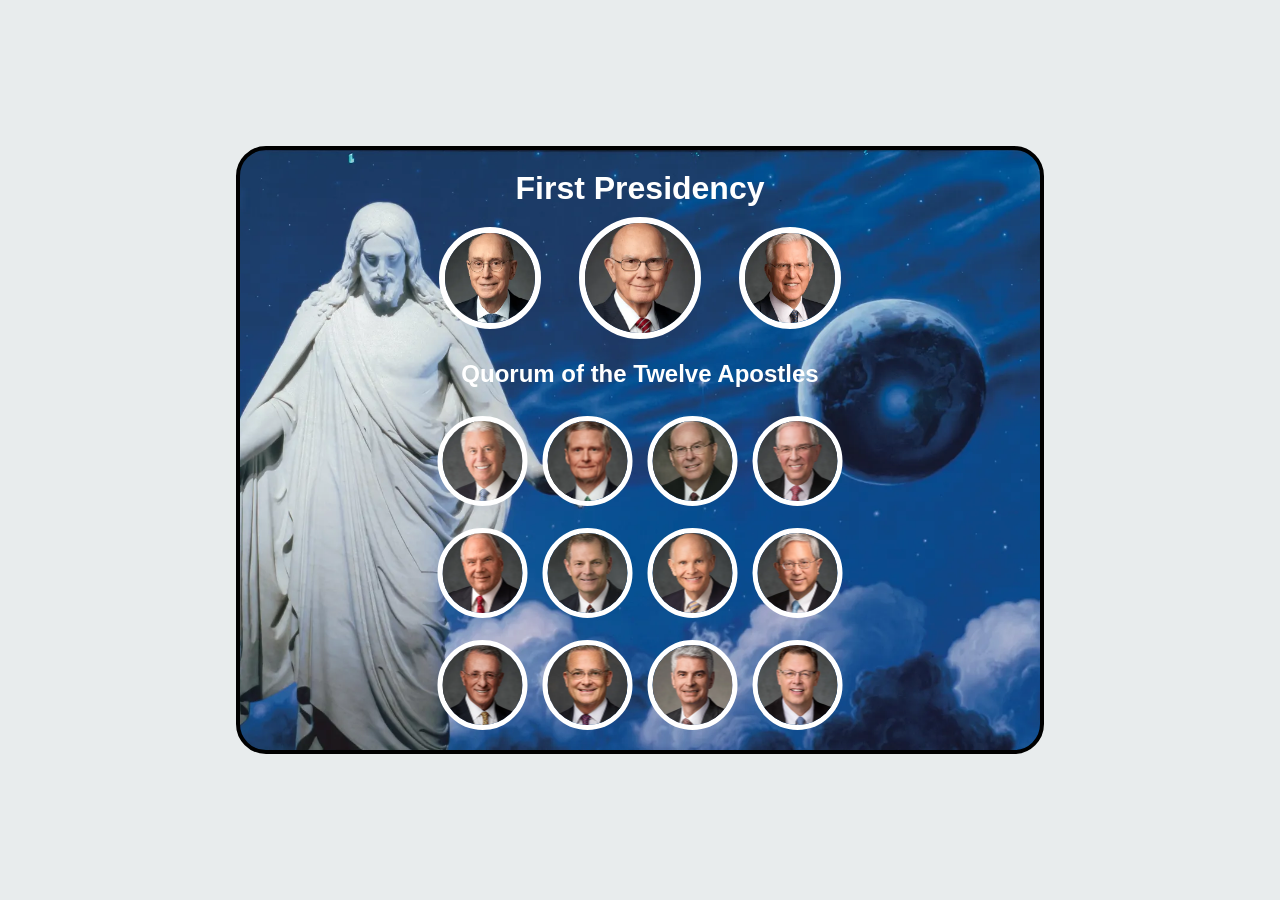
<file: ice_copy/apostle_spotlight/apostles.html>
<!DOCTYPE html>
<html lang="en">
<head>
    <meta charset="UTF-8">
    <meta name="viewport" content="width=device-width, initial-scale=1.0">
    <title>Apostles Spotlights</title>
    <style>
        body {
            background-color: #E8ECED;
            font-family: Arial;
            display: flex;
            justify-content: center;
            align-items: center;
            min-height: 100vh;
            margin: 0;
        }

        .card {
            position: relative;
            width: 800px;
            height: 600px;
            
            border: 4px solid black;
            border-radius: 30px;
            overflow: hidden;
            background-image: url("images/christus.webp");
            background-size: cover;
            background-position: center;
        }

        .first-pres {
            position: absolute; /* places the grid on top of the image */
            top: 20px; /* moves it downward */
            left: 50%;
            transform: translateX(-50%);
            display: grid;
            grid-template-columns: 1fr 1fr 2fr 2fr 1fr 1fr;
            row-gap: 10px;
            justify-items: center;
            align-items: center;
        }

        .title {
            grid-area: 1 / 2 / 2 / 6;
            text-align: center;
            color: white;
        }

        .title h1 {
            font-size: 2rem;
            margin: 0;
        }

        .apostles {
            position: absolute;
            top: 210px;
            left: 50%;
            transform: translateX(-50%);
            display: grid;
            grid-template-columns: repeat(4, 1fr);
            row-gap: 18px;
            column-gap: 15px;
            justify-items: center;
            align-items: center;
        }

        .sub-title {
            grid-column: 1 / -1;
            text-align: center;
        }

        .sub-title h2 {
            color: white;
            font-size: 1.5rem;
            margin: 0 0 10px 0;
        }
        
        .oaks-img {
            width: 110px;
            height: 110px;
        }

        .oaks {
            grid-area: 2 / 3 / 3 / 5;
        }

        .first-pres img {
            object-fit: cover;
            border-radius: 50%;
            border: 6px solid white;
        }

        .eyring img, .christofferson img  {
            width: 90px;
            height: 90px;
        }

        .eyring {
            grid-area: 2 / 1 / 3 / 3;
        } 
        
        .christofferson {
            grid-area: 2 / 5 / 3 / 7;
        }

        .apostles img {
            width: 80px;
            height: 80px;
            object-fit: cover;
            border-radius: 50%;
            border: 5px solid white;
        }

        /* for creativity added hover effect and links to each general authority's profile on church website */
        img:hover {
            opacity: .6;
            transform: scale(1.4);
            border-color: midnightblue;
        }

        /* smoother hover effect */
        img {
            transition: transform .3s, opacity .3s;
            }

    </style>
</head>
<body>
    <section class="card">
        <section class="first-pres">
            <section class="title">
                <h1>First Presidency</h1>
            </section>
            <section class="eyring">
                <a href="https://www.churchofjesuschrist.org/learn/people/henry-b-eyring/life-leadership?lang=eng" target="_blank">
                <img class="eyring-img" src="images/eyring.webp" alt="Henry B. Eyring">
                </a>
            </section>
            <section class="oaks">
                <a href="https://www.churchofjesuschrist.org/learn/people/dallin-h-oaks/life-leadership?lang=eng" target="_blank">
                <img class="oaks-img" src="images/oaks.webp" alt="Dallin H. Oaks">
                </a>
            </section>
            <section class="christofferson">
                <a href="https://www.churchofjesuschrist.org/learn/people/d-todd-christofferson/life-leadership?lang=eng" target="_blank">
                <img class="chrisofferson" src="images/christofferson.webp" alt="D. Todd Christofferson">
                </a>
            </section>
        </section>
        <section class="apostles">
            <section class="sub-title">
                <h2>Quorum of the Twelve Apostles</h2>
            </section>
            <section class="uchtdorf">
                <a href="https://www.churchofjesuschrist.org/learn/dieter-f-uchtdorf?lang=eng" target="_blank">
                <img class="uchtdorf-img" src="images/uchtdorf.webp" alt="Dieter F. Uchtdorf">
                </a>
            </section>
            <section class="bednar">
                <a href="https://www.churchofjesuschrist.org/learn/david-a-bednar?lang=eng" target="_blank">
                <img class="bednar-img" src="images/bednar.webp" alt="David A. Bednar">
                </a>
            </section>
            <section class="cook">
                <a href="https://www.churchofjesuschrist.org/learn/quentin-l-cook?lang=eng" target="_blank">
                <img class="cook-img" src="images/cook.webp" alt="Quentin L. Cook">
                </a>
            </section>
            <section class="andersen">
                <a href="https://www.churchofjesuschrist.org/learn/neil-l-andersen?lang=eng" target="_blank">
                <img class="andersen-img" src="images/anderson.webp" alt="Neil L. Andersen">
                </a>
            </section>
            <section class="rasband">
                <a href="https://www.churchofjesuschrist.org/learn/ronald-a-rasband?lang=eng" target="_blank">
                <img class="rasband-img" src="images/rasband.webp" alt="Ronald A. Rasband">
                </a>
            </section>
            <section class="stevenson">
                <a href="https://www.churchofjesuschrist.org/learn/gary-e-stevenson?lang=eng" target="_blank">
                <img class="stevenson-img" src="images/stevenson.webp" alt="Gary E. Stevenson">
                </a>
            </section>
            <section class="renlund">
                <a href="https://www.churchofjesuschrist.org/learn/dale-g-renlund?lang=eng" target="_blank">
                <img class="renlund-img" src="images/renlund.webp" alt="Dale G. Renlund">
                </a>
            </section>
            <section class="gong">
                <a href="https://www.churchofjesuschrist.org/learn/gerrit-w-gong?lang=eng" target="_blank">
                <img class="gong-img" src="images/gong.webp" alt="Gerrit W. Gong">
                </a>
            </section>
            <section class="soares">
                <a href="https://www.churchofjesuschrist.org/learn/ulisses-soares?lang=eng" target="_blank">
                <img class="soares-img" src="images/soares.webp" alt="Ulisses Soares">
                </a>
            </section>
            <section class="kearon">
                <a href="https://www.churchofjesuschrist.org/learn/patrick-kearon?lang=eng" target="_blank">
                <img class="kearon-img" src="images/kearon.webp" alt="Patrick Kearon">
                </a>
            </section>
            <section class="causse">
                <a href="https://www.churchofjesuschrist.org/learn/gerald-j-causse?lang=eng" target="_blank">
                <img class="causse-img" src="images/causse.webp" alt="Gerald Causse">
                </a>
            </section>
            <section class="gilbert">
                <a href="https://www.churchofjesuschrist.org/learn/clark-g-gilbert?lang=eng" target="_blank">
                <img class="gilbert-img" src="images/gilbert.webp" alt="Clark G. Gilbert">
                </a>
            </section>
        </section>
    </section>
</body>
</html>
</file>
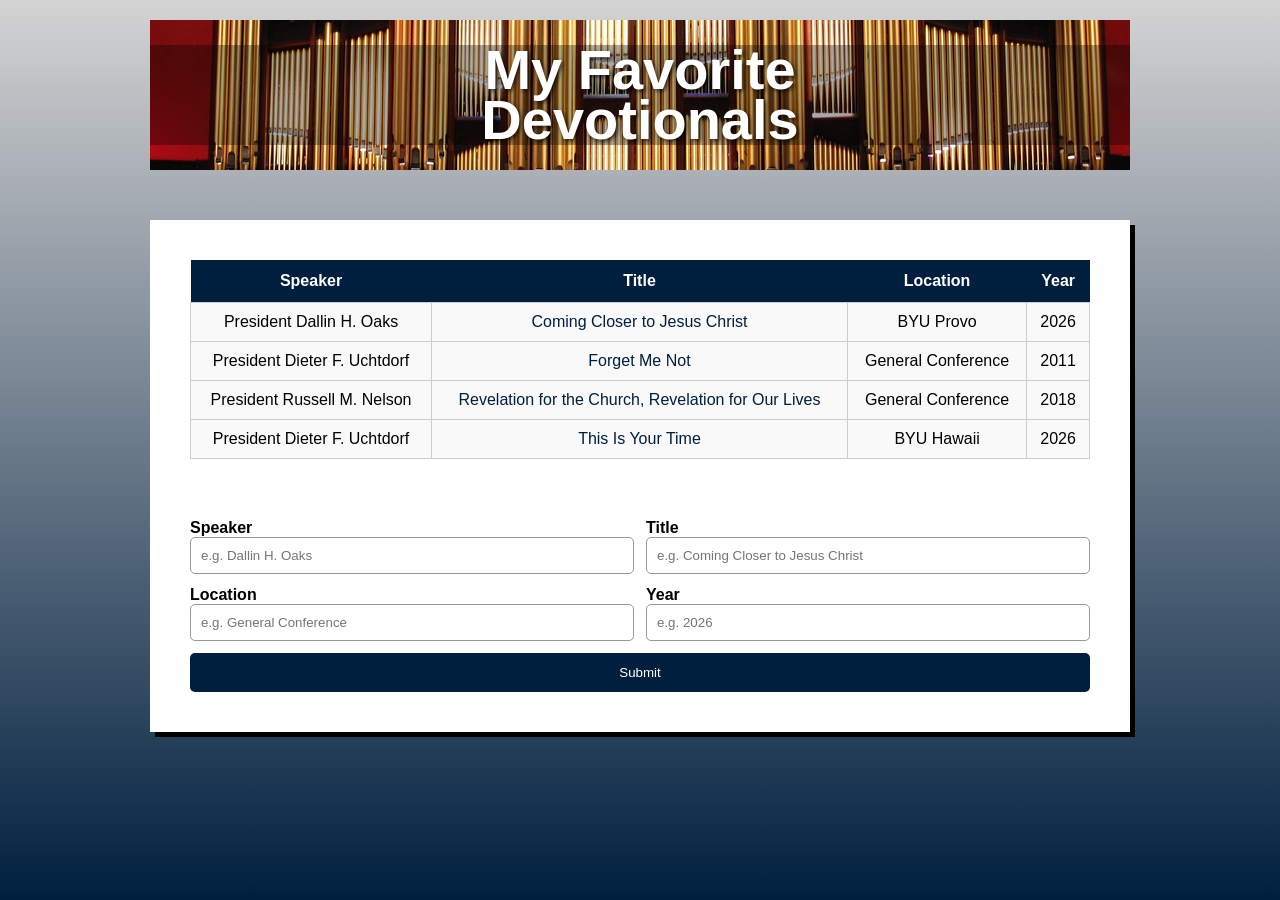
<file: ice_copy/favorite_devo/favdevo.html>
<!DOCTYPE html>
<html lang="en">
<head>
  <meta charset="UTF-8" />
  <meta name="viewport" content="width=device-width, initial-scale=1.0"/>
  <title>My Favorite Devotionals</title>
  <link rel="stylesheet" href="styles/styles.css" />
</head>
<body>
  <div class="container">
    <header class="header">
      <div class="header-image">
        <h1>My Favorite<br>Devotionals</h1>
      </div>
    </header>
    <main>
      <div class="content-box">
        <!-- Add your devotional content here -->
        <table>
          <tr>
            <th>Speaker</th>
            <th>Title</th>
            <th>Location</th>
            <th>Year</th>
          </tr>
          <tr>
            <td>President Dallin H. Oaks</td>
            <td>
              <a href="https://speeches.byu.edu/talks/dallin-h-oaks/coming-closer-to-jesus-christ/" target="_blank">
              Coming Closer to Jesus Christ
              </a>
            </td>
            <td>BYU Provo</td>
            <td>2026</td>
          </tr>
          <tr>
            <td>President Dieter F. Uchtdorf</td>
            <td>
              <a href="https://www.churchofjesuschrist.org/study/general-conference/2011/10/forget-me-not?lang=eng" target="_blank">
              Forget Me Not
              </a>
            </td>
            <td>General Conference</td>
            <td>2011</td>
          </tr>
          <tr>
            <td>President Russell M. Nelson</td>
            <td>
              <a href="https://www.churchofjesuschrist.org/study/general-conference/2018/04/revelation-for-the-church-revelation-for-our-lives?lang=eng" target="_blank">
              Revelation for the Church, Revelation for Our Lives
              </a>
            </td>
            <td>General Conference</td>
            <td>2018</td>
          </tr>
          <tr>
            <td>President Dieter F. Uchtdorf</td>
            <td>
              <a href="https://www.byuradio.org/fd5ccc40-27a4-468c-8c59-aab618b9c049/this-is-your-time?player-open=true&content-id=fd5ccc40-27a4-468c-8c59-aab618b9c049" target="_blank">
              This Is Your Time
              </a>
            </td>
            <td>BYU Hawaii</td>
            <td>2026</td>
          </tr>
        </table>
      <div class="form">
          <form>
            <div class="form-group">
              <label for="speaker">Speaker</label>
              <input type="text" id="speaker" name="speaker" placeholder="e.g. Dallin H. Oaks">
            </div>
            <div class="form-group">
              <label for="title">Title</label>
              <input type="text" id="title" name="title" placeholder="e.g. Coming Closer to Jesus Christ">
            </div>
            <div class="form-group">
              <label for="location">Location</label>
              <input type="text" id="location" name="location" placeholder="e.g. General Conference">
            </div>
            <div class="form-group">
              <label for="year">Year</label>
              <input type="text" id="year" name="year" placeholder="e.g. 2026">
            </div>
            <button type="submit">Submit</button>
        </form>
      </div>
      </div>
    </main>
  </div>
</body>
</html>
</file>
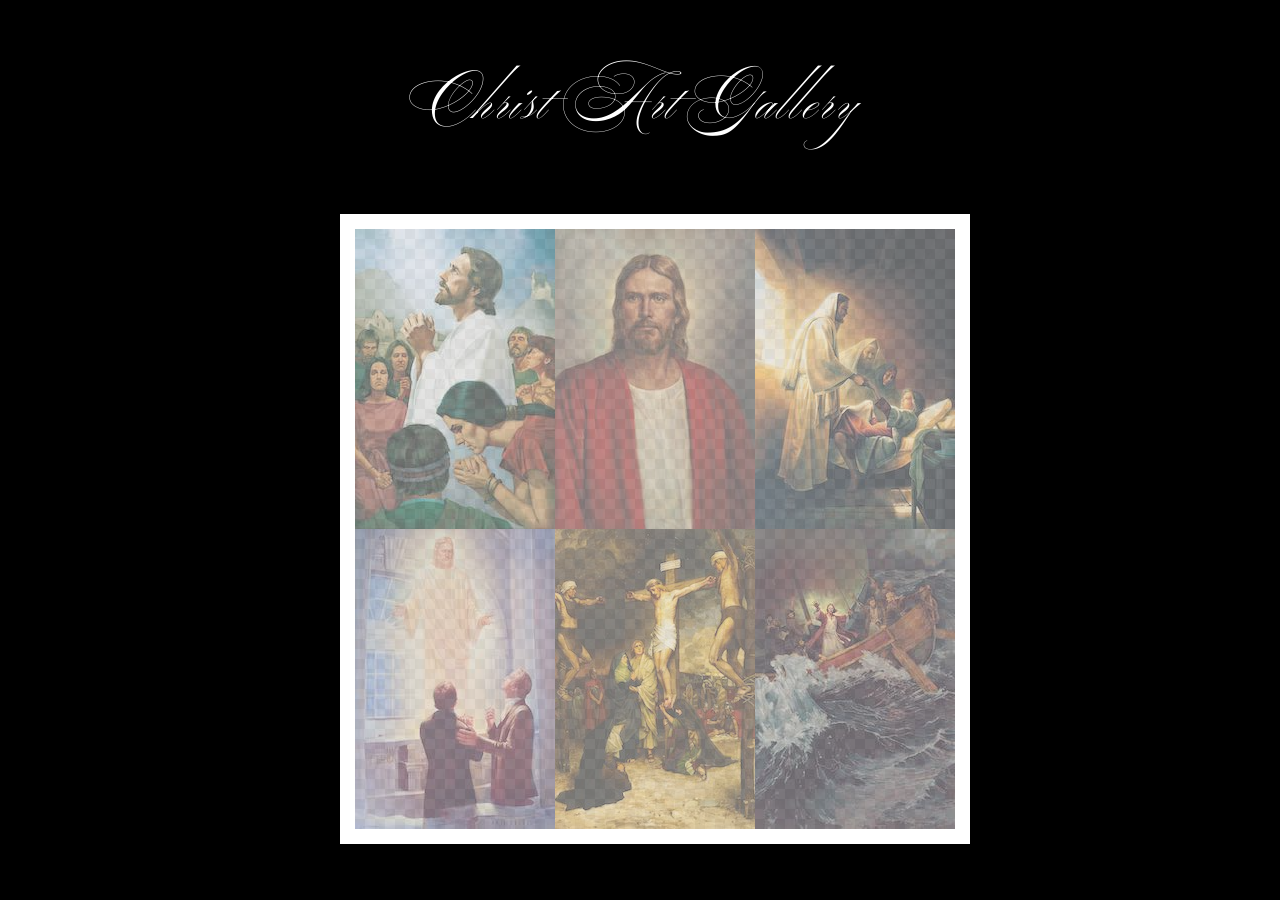
<file: ice_copy/gallery/gallery.html>
<!DOCTYPE html>
<html lang="en">
<head>
    <meta charset="UTF-8">
    <meta name="viewport" content="width=device-width, initial-scale=1.0">
    <title>Images of Christ</title>
    <style>
        @import url('https://fonts.googleapis.com/css2?family=Ballet:opsz@16..72&display=swap');

        body {
            background: black;
        }
        #wrapper{
            width: 600px;
            margin: 0 auto;
        }
        nav {
            color: white;
            text-align: center;
            /*font-family: Haettenschweiler, 'Arial Narrow Bold', sans-serif;*/
            font-family: Ballet, cursive;
            font-size: 2.5rem;
            letter-spacing: 3px;
        }
        #gallery{
            display: grid;
            grid-template-columns: 200px 200px 200px;
            border: 15px solid rgb(255, 255, 255);
            width: 100%;
            background-color: #ddd;
            background-image:
                linear-gradient(45deg, #ccc 26%, transparent 26%), 
                linear-gradient(135deg, #ccc 26%, transparent 26%),
                linear-gradient(45deg, transparent 75%, #ccc 75%),
                linear-gradient(135deg, transparent 75%, #ccc 75%);
            background-size: 20px 20px; /* Must be a square */
            background-position: 0 0, 10px                                               0, 10px -10px, 0px 10px; 
            
        }
        #gallery a {
            cursor: url('images/christus.png'), pointer;
        }
        #gallery img {
            /* make a thumbnail of the image that is 200x300 
               instead of using width and height here to help the page load faster */
            opacity:50%;
            display:block;
            transition: opacity 0.4s ease, transform 0.4s ease;
        }
        #gallery img:hover{
            opacity: 100%;
            transform: scale(1.05);
            outline: 3px solid gold;
        }
    </style>
</head>
<body>
    <div id="wrapper">
        <nav>
            <h1>Christ Art Gallery</h1>
        </nav>
        <main>
            <div id="gallery">
                <a href="images/big/optimized_img1.jpg"><img src="images/small/thumbnail_img1.jpg" alt="Christ praying with the Nephites" ></a>
                <a href="images/big/optimized_img2.jpg"><img src="images/small/thumbnail_img2.jpg" alt="Jesus the Christ" ></a>
                <a href="images/big/optimized_img3.jpg"><img src="images/small/thumbnail_img3.jpg" alt="Jesus Raising the Daughter of Jairus" ></a>
                <a href="images/big/optimized_img4.jpg"><img src="images/small/thumbnail_img4.jpg" alt="The Lord Appears in the Kirtland Temple" ></a>
                <a href="images/big/optimized_img5.jpg"><img src="images/small/thumbnail_img5.jpg" alt="Crucifixion of Jesus Christ" ></a>
                <a href="images/big/optimized_img6.jpg"><img src="images/small/thumbnail_img6.jpg" alt="Jesus Calms the Storm" ></a>
            </div>
        </main>
    </div>
</body>
</html>
</file>
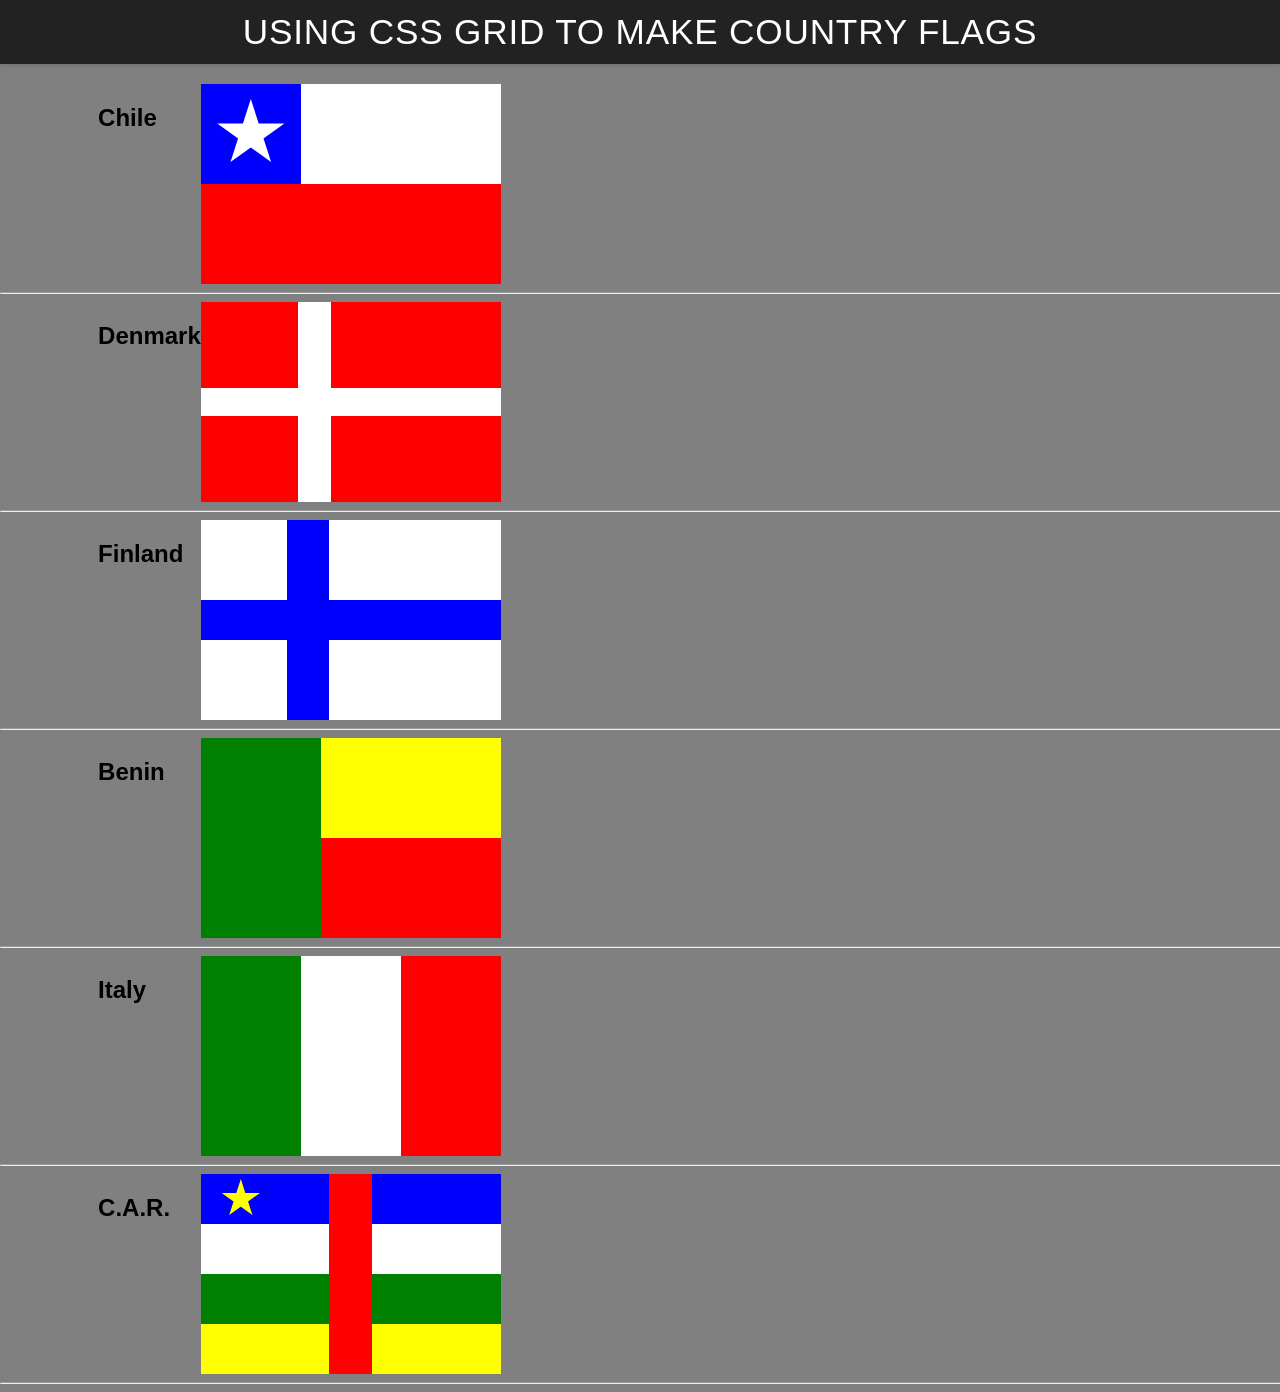
<file: ice_copy/grid_flags/flags.html>
<!DOCTYPE html>
<html lang="en">
<head>
    <meta charset="UTF-8">
    <meta name="viewport" content="width=device-width, initial-scale=1.0">
    <title>Flag</title>
    <style>
        body {
            margin: 0;
            font-family: 'Helvetica Neue', sans-serif;
            background-color: gray;
        }

        header {
            background-color: #222;
            color: #fff;
            padding: 0.75rem 1.5rem;
            display: flex;
            align-items: center;
            justify-content: center;
            font-size: 1.1rem;
            letter-spacing: 0.05rem;
            text-transform: uppercase;
            box-shadow: 0 2px 4px rgba(0, 0, 0, 0.1);
        }

        header h1 {
            margin: 0;
            font-weight: 400;
        }

        main {
            display: grid;
            grid-template-columns: .1fr .1fr 1fr .1fr;
            margin-top: 20px;
        }

        hr {
            width: 100%;
            grid-column: 1 / 5;
        }

        h2 {
            grid-column: 2/3;
        }

        #blue {
            background: blue;
            grid-column: 1 / 2;
            display: grid;
            align-items: center;
            justify-items: center;
        }

        #white {
            background: white;
            grid-column: 2 / 4;
        }

        #red {
            background: red;
            grid-column: 1 / 4;
        }

        #chile {
            display: grid;
            grid-template-columns: 1fr 1fr 1fr;
            grid-template-rows: 1fr 1fr;
            height: 200px;
            width: 300px;
        }

        .star {
            width: 70px;
            aspect-ratio: 1;
            background: white;
            clip-path: polygon(50% 0, 79% 90%, 2% 35%, 98% 35%, 21% 90%);
        }

        #denmark {
            display: grid;
            grid-template-columns: 12fr 4fr 21fr;
            grid-template-rows: 12fr 4fr 12fr;
            background: white;
            height: 200px;
            width: 300px;
        }
    
        #dred1 {
            background: red;
            grid-column: 1;
            grid-row: 1;
        }

        #dred2 {
            background: red;
            grid-column: 3;
            grid-row: 1;
        }

        #dred3 {
            background: red;
            grid-column: 1;
            grid-row: 3;
        }

        #dred4 {
            background: red;
            grid-column: 3;
            grid-row: 3;
        }

        #finland {
            display: grid;
            grid-template-columns: 4fr 2fr 8fr;
            grid-template-rows: 2fr 1fr 2fr;
            background: blue;
            height: 200px;
            width: 300px;
        }

        #fwhite1 {
            background: white;
            grid-column: 1;
            grid-row: 1;
        }

        #fwhite2 {
            background: white;
            grid-column: 3;
            grid-row: 1;
        }

        #fwhite3 {
            background: white;
            grid-column: 1;
            grid-row: 3;
        }

        #fwhite4 {
            background: white;
            grid-column: 3;
            grid-row: 3;
        }

        #benin {
            display: grid;
            grid-template-columns: 2fr 3fr;
            grid-template-rows: 1fr 1fr;
            height: 200px;
            width: 300px;
        }

        #bgreen {
            background: green;
            grid-column: 1;
            grid-row: 1 / 3;
        }

        #byellow {
            background: yellow;
            grid-column: 2;
            grid-row: 1;
        }

        #bred {
            background: red;
            grid-column: 2;
            grid-row: 2;
        }

        #italy {
            display: grid;
            grid-template-columns: 1fr 1fr 1fr;
            grid-template-rows: 1fr 1fr;
            height: 200px;
            width: 300px;
        }

        #igreen {
            background: green;
            grid-column: 1;
            grid-row: 1 / 3;
        }

        #iwhite {
            background: white;
            grid-column: 2;
            grid-row: 1 / 3;
        }

        #ired {
            background: red;
            grid-column: 3;
            grid-row: 1 / 3;
        }

        #car {
            display: grid;
            grid-template-columns: 3fr 1fr 3fr;
            grid-template-rows: 1fr 1fr 1fr 1fr;
            height: 200px;
            width: 300px;
        }

        .cstar {
            width: 40px;
            aspect-ratio: 1;
            background: yellow;
            clip-path: polygon(50% 0, 79% 90%, 2% 35%, 98% 35%, 21% 90%);
            position: absolute;
            top: 5px;
            left: 20px;
        }

        #cblue1 {
            background: blue;
            grid-column: 1;
            grid-row: 1;
            position: relative;
        }

        #cblue2 {
            background: blue;
            grid-column: 3;
            grid-row: 1;
        }

        #cwhite1 {
            background: white;
            grid-column: 1;
            grid-row: 2;
        }

        #cwhite2 {
            background: white;
            grid-column: 3;
            grid-row: 2;
        }

        #cgreen1 {
            background: green;
            grid-column: 1;
            grid-row: 3;
        }

        #cgreen2 {
            background: green;
            grid-column: 3;
            grid-row: 3;
        }

        #cyellow1 {
            background: yellow;
            grid-column: 1;
            grid-row: 4;
        }

        #cyellow2 {
            background: yellow;
            grid-column: 3;
            grid-row: 4;
        }

        #cred {
            background: red;
            grid-column: 2;
            grid-row: 1 / 5;
        }
    </style>
</head>
<body>
    <header>
        <h1>Using CSS Grid to make Country Flags</h1>
    </header>
    <main>
        <h2>Chile</h2>
        <div id="chile">
            <div id="blue">
                <div class="star"></div>
            </div>
            <div id="white"></div>
            <div id="red"></div>
        </div>
        <hr>

        <h2>Denmark</h2>
        <div id="denmark">
            <div id="dred1"></div>
            <div id="dred2"></div>
            <div id="dred3"></div>
            <div id="dred4"></div>
        </div>
        <hr>

        <h2>Finland</h2>
        <div id="finland">
            <div id="fwhite1"></div>
            <div id="fwhite2"></div>
            <div id="fwhite3"></div>
            <div id="fwhite4"></div>
        </div>
        <hr>

        <h2>Benin</h2>
        <div id="benin">
            <div id="bgreen"></div>
            <div id="byellow"></div>
            <div id="bred"></div>
        </div>
        <hr>

        <h2>Italy</h2>
        <div id="italy">
            <div id="igreen"></div>
            <div id="iwhite"></div>
            <div id="ired"></div>
        </div>
        <hr>

        <h2>C.A.R.</h2>
        <div id="car">
            <div id="cblue1">
                <div class="cstar"></div>
            </div>
            <div id="cblue2"></div>
            <div id="cwhite1"></div>
            <div id="cwhite2"></div>
            <div id="cgreen1"></div>
            <div id="cgreen2"></div>
            <div id="cyellow1"></div>
            <div id="cyellow2"></div>
            <div id="cred"></div>
        </div>
        <hr>
    </main>
</body>
</html>
</file>
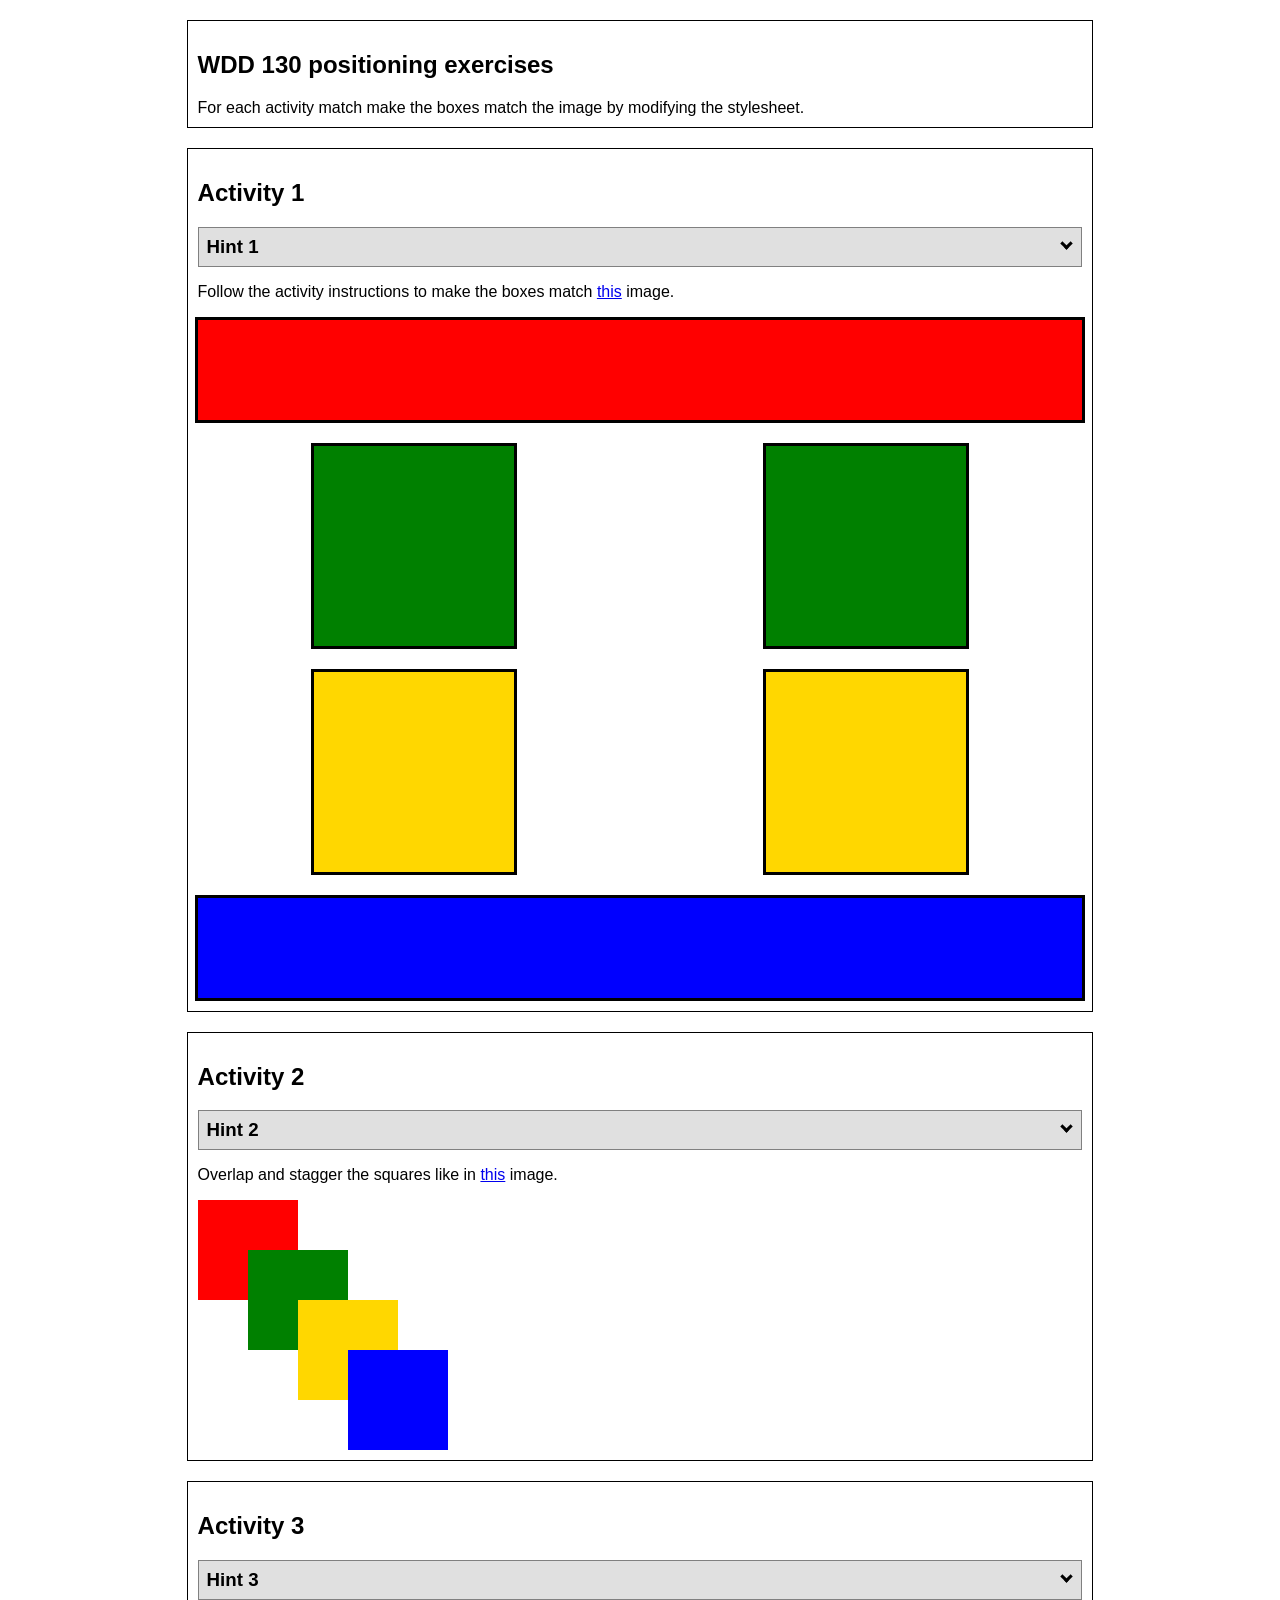
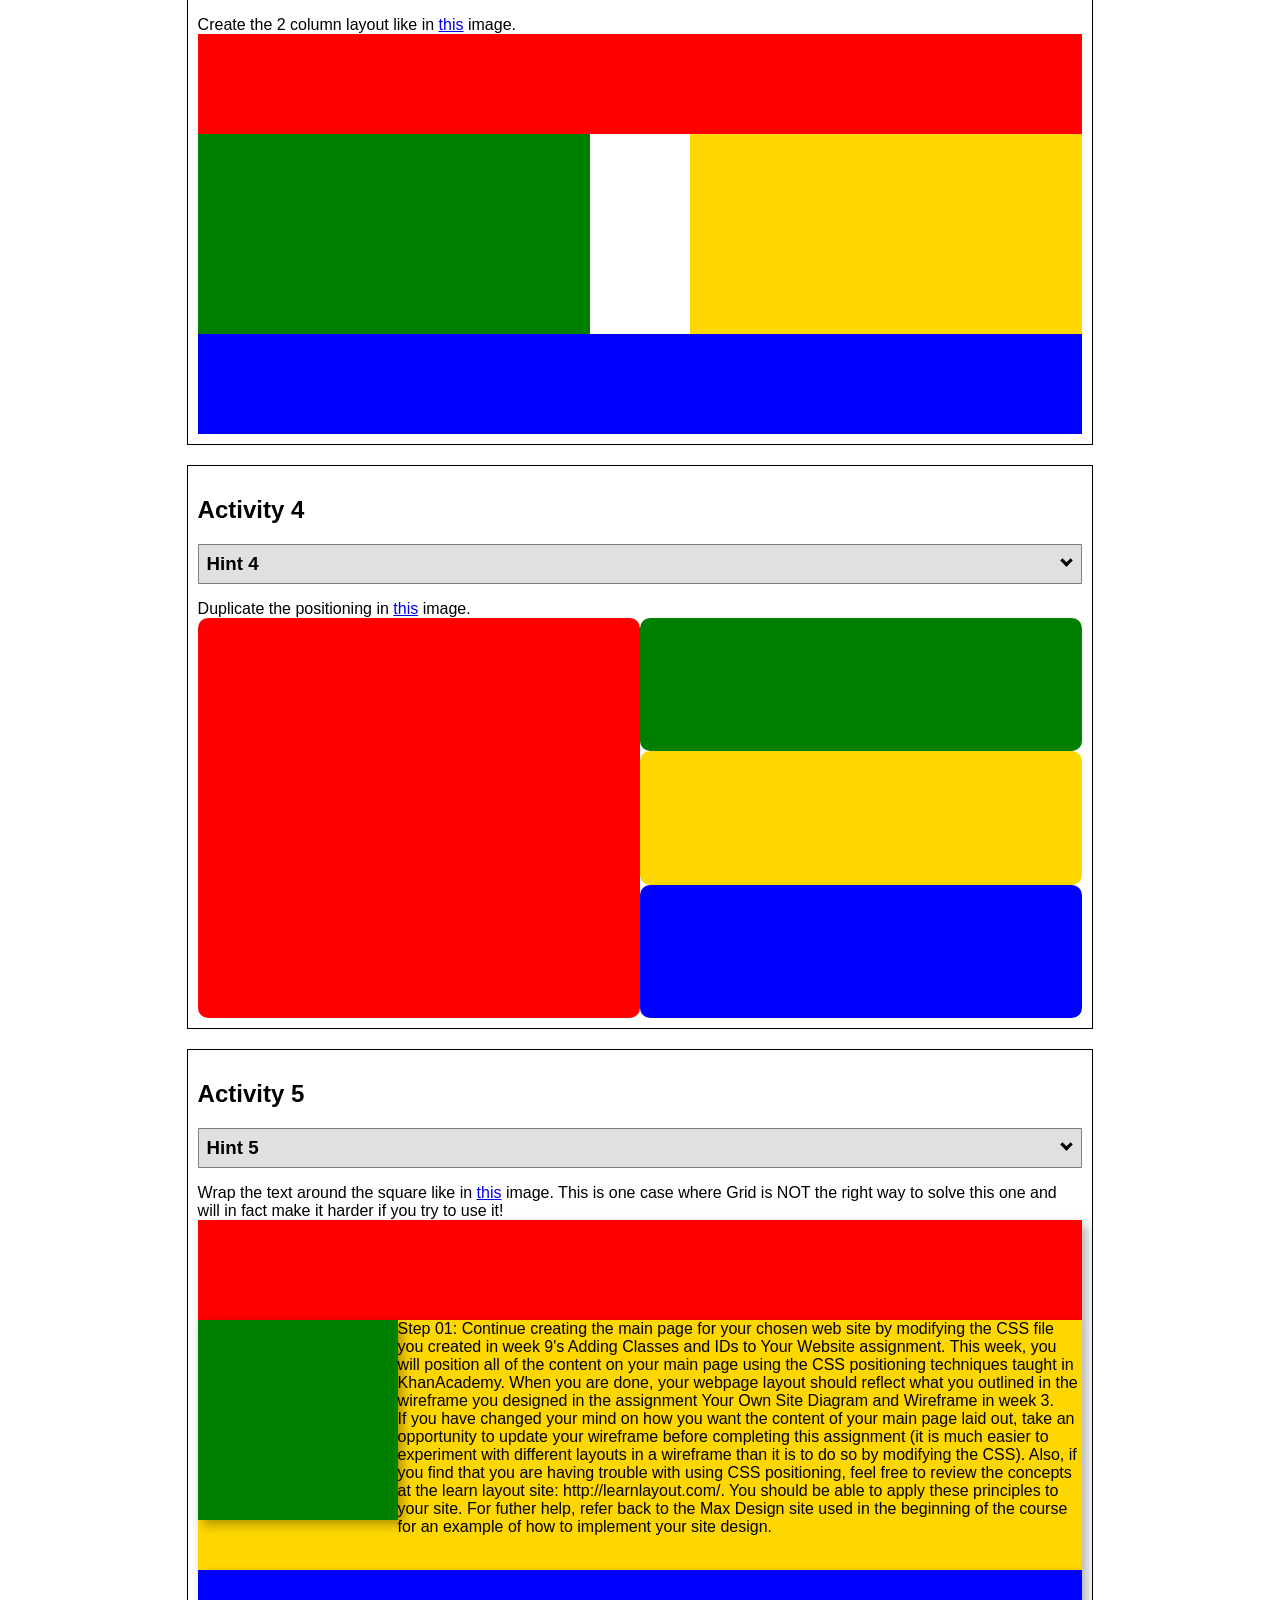
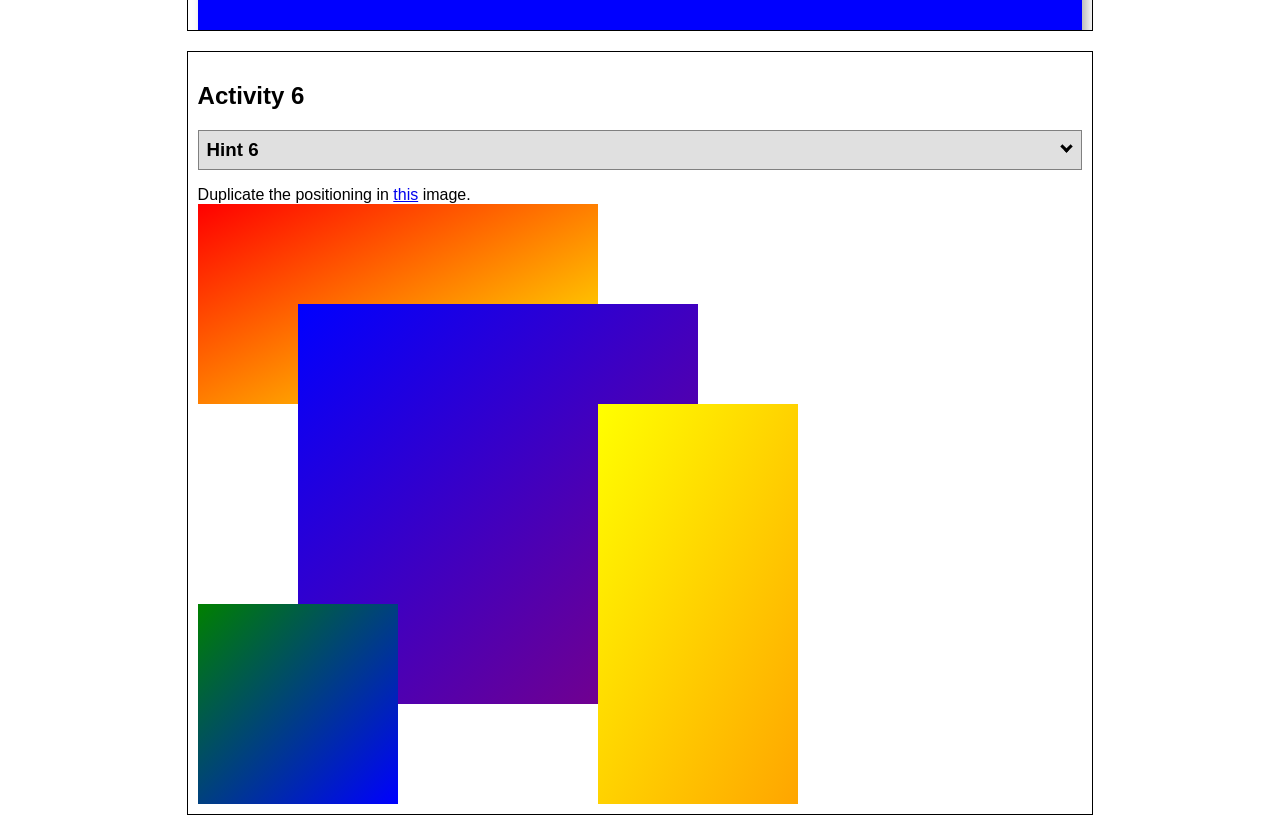
<file: ice_copy/positioning/positioning.html>
<!DOCTYPE html>
<html lang="en">
  <head>
    <!-- HTML - Name: positioning.html -->
    <title>Positioning Activity</title>
    <link rel="stylesheet" type="text/css" href="positionstyles.css" />
  </head>
  <body>
    <div class="activity">
      <h2>WDD 130 positioning exercises</h2>
      For each activity match make the boxes match the image by modifying the stylesheet.</div>
    <div class="activity">
      <h2>Activity 1</h2>
      <section class="hint"><input type="checkbox" ><i></i> <h3>Hint 1</h3><div><p>Use the activity instructions for the firt activity</a></p></div></section>
      <p>Follow the activity instructions to make the boxes match  <a href="images/example1.png" target="_blank">this</a> image.</p>
      <div class="content1" >
        <div class="red1" ></div>
        <div class="green1" ></div>
        <div class="green1" ></div>
        <div class="yellow1"></div>
        <div class="yellow1"></div>
        <div class="blue1"></div>
      </div>
    </div>
    <div class="activity">
      <h2>Activity 2</h2>
      <section class="hint"><input type="checkbox" > <h3>Hint 2</h3><i></i><div>
      <ul>
      <li>grid-template-columns: 50px 50px 50px 50px 50px </li></ul></div></section>
      <p>Overlap and stagger the squares like in <a href="images/example2.png" target="_blank">this</a> image.</p>
      <div class="content2" >
        <div class="red2" ></div>
        <div class="green2" ></div>
        <div class="yellow2"></div>
        <div class="blue2"></div>
      </div>
    </div>
    <div class="activity">
      <h2>Activity 3</h2>
      <section class="hint"><input type="checkbox" > <h3>Hint 3</h3><i></i><div><p>This one is going to be best solved with CSS Grid. Remember to make the boxes the right width first...then start moving them around. </p><h4>Properties used:</h4><ul><li>display:grid;</li><li>grid-template-columns:</li><li>grid-column-gap:</li>
        <li>grid-column:</li>  </ul></div></section>
      Create the 2 column layout like in <a href="images/example3.png" target="_blank">this</a>  image.
      <div class="content3" >
        <div class="red3" ></div>
        <div class="green3" ></div>
        <div class="yellow3"></div>
        <div class="blue3"></div>
      </div>
    </div>
    <div class="activity">
      <h2>Activity 4</h2>
      <section class="hint"><input type="checkbox" > <h3>Hint 4</h3><i></i><div><p>For the others we have been primarily concerned with width. For this one you will need to adjust height as well. </p><h4>Properties used:</h4><ul><li>display:grid;</li><li>grid-template-columns:</li><li>grid-row:</li></ul></div></section>
      Duplicate the positioning in <a href="images/example4.png" target="_blank">this</a> image. 
      <div class="content4" >
        <div class="red4" ></div>
        <div class="green4" ></div>
        <div class="yellow4"></div>
        <div class="blue4"></div>
      </div>
    </div>

    <div class="activity">
      <h2>Activity 5</h2>
      <section class="hint"><input type="checkbox" > <h3>Hint 5</h3><i></i><div><p>Grid is <strong>not</strong> the right way to do this.  In fact there is only one way to really do that...and that is with float. Remember that we float the thing we want the text to wrap around.  Also remember to start by making all the shapes the right size and shape.</p><h4>Properties used:</h4><ul><li>float: left;</li></ul></div></section>
      Wrap the text around the square like in <a href="images/example5.png" target="_blank">this</a> image. This is one case where Grid is NOT the right way to solve this one and will in fact make it harder if you try to use it!
      <div class="content5" >
        <div class="red5" ></div>
        <div class="green5" ></div>
        <div class="yellow5">Step 01: Continue creating the main page for your chosen web site by modifying the CSS file you created in week 9's Adding Classes and IDs to Your Website assignment. This week, you will position all of the content on your main page using the CSS positioning techniques taught in KhanAcademy. When you are done, your webpage layout should reflect what you outlined in the wireframe you designed in the assignment Your Own Site Diagram and Wireframe in week 3. <br />
          If you have changed your mind on how you want the content of your main page laid out, take an opportunity to update your wireframe before completing this assignment (it is much easier to experiment with different layouts in a wireframe than it is to do so by modifying the CSS). Also, if you find that you are having trouble with using CSS positioning, feel free to review the concepts at the learn layout site: http://learnlayout.com/. You should be able to apply these principles to your site. For futher help, refer back to the Max Design site used in the beginning of the course for an example of how to implement your site design.</div>
        <div class="blue5"></div>
      </div>
    </div>
    <div class="activity">
      <h2>Activity 6</h2>
      <section class="hint"><input type="checkbox" > <h3>Hint 6</h3><i></i><div><p>This one is all about visualizing the grid behind the layout. If you are having a hard time doing that first: all the sizes are even multiples of 100, and second here is another example with the lines drawn: <a href="images/example6-hint.png" target="_blank">example 6 with lines</a>. For this one you will find it easiest if you use px for the column width. You can also use <kbd>z-index</kbd> to control the element layering.    </p><h4>Properties used:</h4><ul><li>display:grid;</li><li>grid-template-columns:</li><li>grid-column:</li><li>grid-row:</li><li><a href="https://www.w3schools.com/cssref/pr_pos_z-index.asp" target="_blank">z-index:</a></li></ul></div></section>
      Duplicate the positioning in <a href="images/example6.png" target="_blank">this</a> image.
      <div class="content6" >
        <div class="red6" ></div>
        <div class="green6" ></div>
        <div class="yellow6"></div>
        <div class="blue6"></div>
      </div>
    </div>
  </body>
</html>
</file>
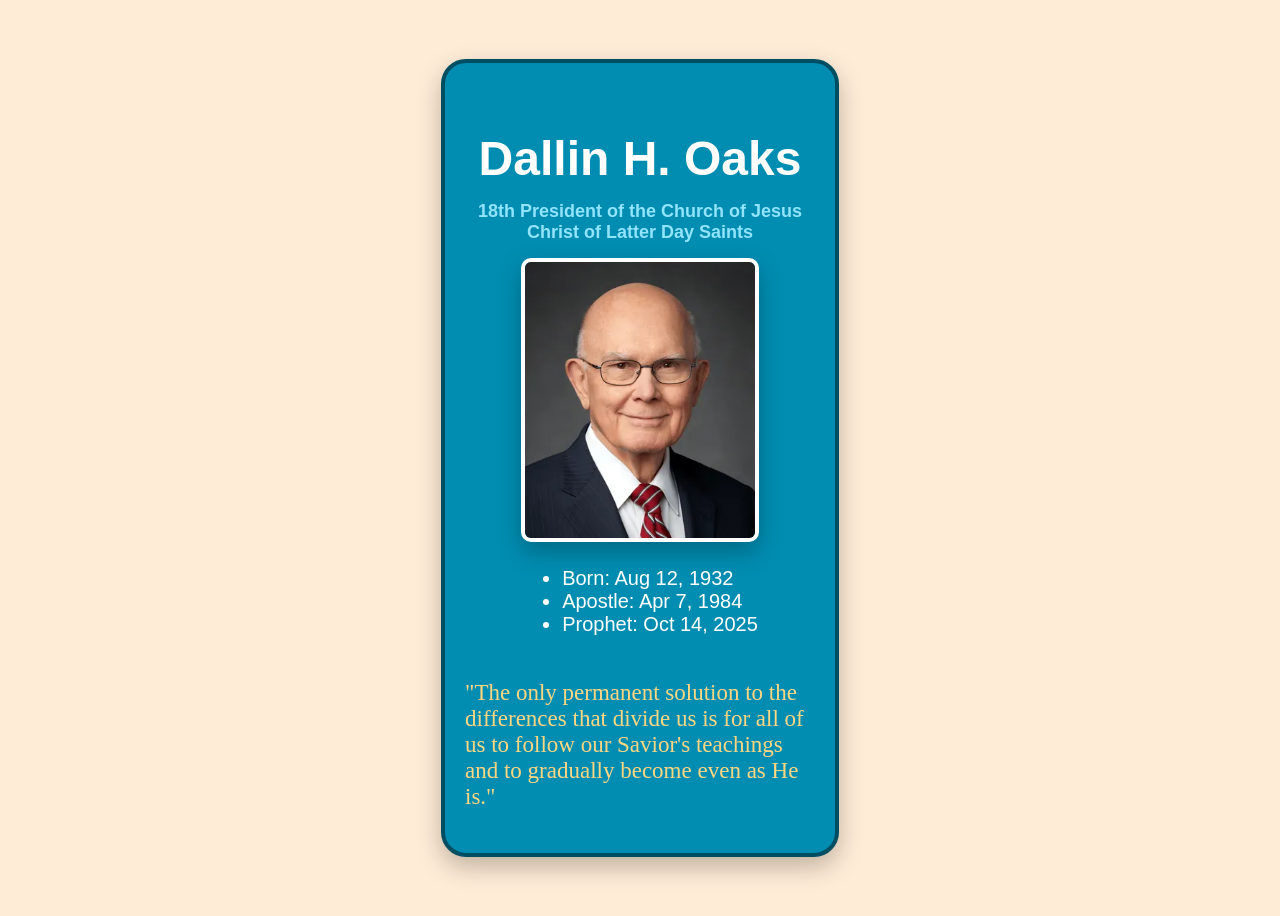
<file: ice_copy/prophet_cards/oaks.html>
<!DOCTYPE html>
<html lang="en">
<head>
    <meta charset="UTF-8">
    <meta name="viewport" content="width=device-width, initial-scale=1.0">
    <title>Dallin H. Oaks</title>
    <style>
        /* Insert styles here, this is called an internal stylesheet  */
        body {
            background: #FFECD7;
            display: flex;
            justify-content: center;
            align-items: center;
            min-height: 100vh;
        }

        .card {
            background-color: #008DB1;
            border: 4px solid #004E62;
            border-radius: 25px;
            text-align: center;
            width: 350px;
            padding: 20px;
            box-shadow: 0 10px 25px rgba(0,0,0,0.25); /* added shadow for 2d look */
        }

        .title h1 {
            color: #fffffe;
            font-family: Helvetica;
            text-align: center;
            font-size: 3rem;
            margin-bottom: 10px;
        }

        .sub-title {
            color: #91E4FB;
            font-family: Helvetica;
            text-align: center;
            font-size: 12px;
        }

        .sub-title a {
            color: #91E4FB;
            text-decoration: none;
        }

        .sub-title a:hover {
            color: white; /* added hover effect for link */
        }

        .list {
            color: #fffffe;
            font-family: Helvetica;
            font-size: 20px;
            text-align: left;
            display: inline-block; /* keeps the list centered while text stays left aligned */
        }

        .quote {
            color: #ffd783;
            font-family: "Brush Script MT", "Nanum Brush Script";
            text-align: left;
            font-size: 23px;
        }

        .hero-img img {
            width: 230px;
            border: 4px solid white;
            border-radius: 10px; /* added border radius to match the card border radius */
            transition: transform 0.3s ease;
            box-shadow: 0 10px 25px rgba(0,0,0,0.25) /* added shadow for 2d look */
        }

        .hero-img img:hover {
            transform: scale(1.05); /* added hover effect where image slightly increase with link to profile */
        }

        .title, .sub-title, .hero-img, .list, .quote {
            margin-bottom: 1px;
        }
    </style>
</head>
<body>
    <!-- Insert HTML elements here -->
     <section class="card">
        <section class="title">
            <h1>Dallin H. Oaks</h1>
        </section>
        <section class="sub-title">
            <h2><a href="https://www.churchofjesuschrist.org/?lang=eng" target="_blank">
            18th President of the Church of Jesus Christ of Latter Day Saints</a></h2>
        </section>
        <section class="hero-img">
            <a href="https://www.churchofjesuschrist.org/learn/dallin-h-oaks?lang=eng" target="_blank">
            <img src="images/oaks.webp" alt="President Dallin H. Oaks">
            </a>
        </section>
        <section class="list">
            <ul>
                <li>Born: Aug 12, 1932</li>
                <li>Apostle: Apr 7, 1984</li>
                <li>Prophet: Oct 14, 2025</li>
            </ul>
        </section>
        <section class="quote">
            <p>
                "The only permanent solution to the differences that divide us is for all of us
                to follow our Savior's teachings and to gradually become even as He is."
            </p>
        </section>
     </section>
</body>
</html>
</file>
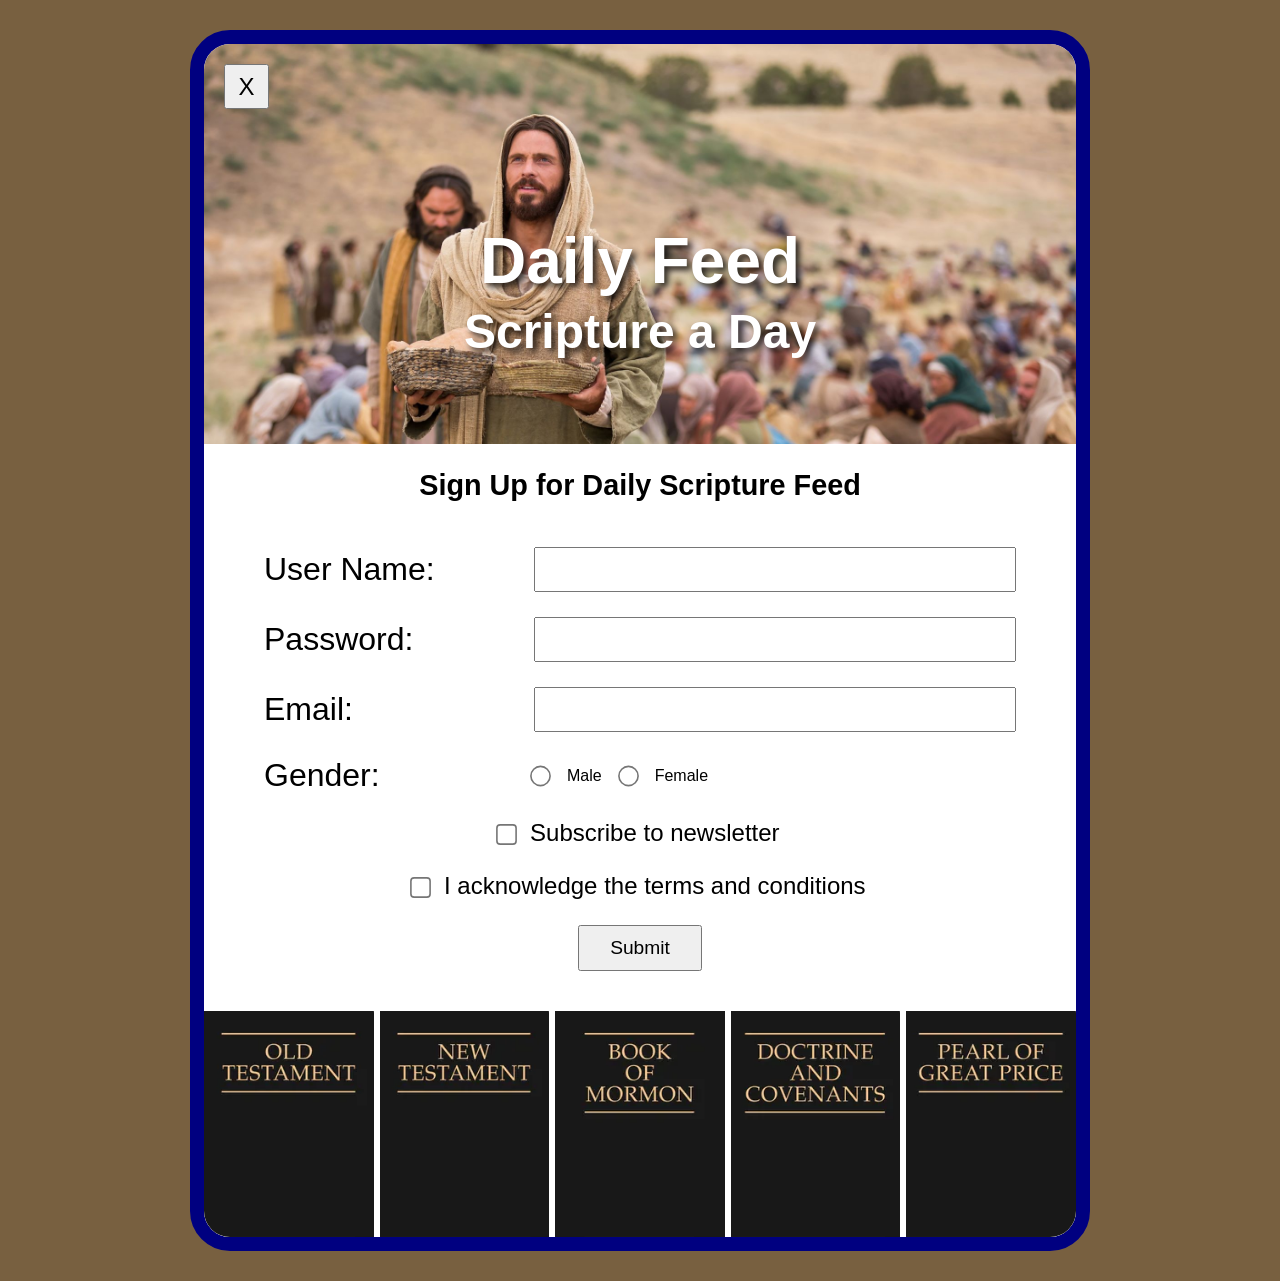
<file: ice_copy/signup/signup.html>
<!DOCTYPE html>
<html lang="en">

<head>
    <meta charset="UTF-8">
    <meta name="viewport" content="width=device-width, initial-scale=1.0">
    <title>Daily Feed Sign Up</title>

    <style>
        * {
            margin: 0;
            padding: 0;
            box-sizing: border-box;
        }
        body {
            background: rgb(120, 96, 64);
            display: flex;
            justify-content: center;
            padding: 30px;
            font-family: Arial, Helvetica, sans-serif;
        }
        #formContainer {
            position: relative;
            width: 900px;
            background: white;
            border: 14px solid navy;
            border-radius: 40px;
            overflow: hidden;
        }
        #hero {
            position: relative;
        }
        #hero h1 {
            position: absolute;
            top: 180px;
            left: 50%;
            transform: translateX(-50%);
            color: white;
            font-size: 4rem;
            text-shadow: 4px 4px 6px rgba(0,0,0,0.8);
        }
        #hero h2 {
            position: absolute;
            top: 260px;
            left: 50%;
            transform: translateX(-50%);
            color: white;
            font-size: 3rem;
            text-shadow: 4px 4px 6px rgba(0,0,0,0.8);
        }
        #hero-img {
            display: block;
            width: 100%;
            height: 400px;
            object-fit: cover;
            object-position: top;
        }
        #closeBtn {
            position: absolute;
            top: 20px;
            left: 20px;
            width: 45px;
            height: 45px;
            font-size: 1.5rem;
        }
        #title {
            text-align: center;
            font-size: 1.8rem;
            font-weight: bold;
            padding: 25px 0;
        }
        #myForm {
            display: grid;
            grid-template-columns: 250px 1fr;
            gap: 25px 20px;
            padding: 20px 60px 40px;
            align-items: center;
        }
        #myForm > label {
            font-size: 2rem;
        }
        input[type="text"], input[type="password"], input[type="email"] {
            height: 45px;
            width: 100%;
            font-size: 1.1rem;
        }
        input[type="radio"], input[type="checkbox"] {
            transform: scale(1.6);
        }
        #myForm div {
            display: flex;
            gap: 20px;
        }
        #myForm section {
            grid-column: 1 / 3;
            text-align: center;
            font-size: 1.5rem;
        }
        #myForm section label {
            margin-left: 10px;
        }
        #myForm button[type="submit"] {
            padding: 10px 30px;
            font-size: 1.2rem;
        }
        #standard_works {
            display: grid;
            grid-template-columns: repeat(5, 1fr);
            gap: 6px;
            background: white;
        }
        #standard_works img {
            width: 100%;
            display: block;
            transition: transform 0.3s ease, opacity 0.3s ease;
        }
        #standard_works img:hover {
            transform: scale(1.05);
            opacity: 0.8;
        }
    </style>
</head>

<body>
    <div id="formContainer">
        <div id="hero">
            <img id="hero-img" src="images/jesus_feeds_5000.jpeg" alt="Jesus feeds 5000">
            <h1>Daily Feed</h1>
            <h2>Scripture a Day</h2>
        </div>
        <div id="form">
            <h3 id="title">Sign Up for Daily Scripture Feed</h3>
            <button type="button" id="closeBtn">X</button>
            <form id="myForm">
                <label for="username">User Name:</label>
                <input type="text" id="username" name="username" required>

                <label for="password">Password:</label>
                <input type="password" id="password" name="password" required>

                <label for="email">Email:</label>
                <input type="email" id="email" name="email" required>

                <label>Gender:</label>
                <div>
                    <input type="radio" id="male" name="gender" value="male" required>
                    <label for="male">Male</label>
                    <input type="radio" id="female" name="gender" value="female" required>
                    <label for="female">Female</label>
                </div>

                <section>
                    <input type="checkbox" id="newsletter" name="newsletter">
                    <label for="newsletter">Subscribe to newsletter</label>
                </section>

                <section>
                    <input type="checkbox" id="conditions" name="conditions" required>
                    <label for="conditions">I acknowledge the terms and conditions</label>
                </section>

                <section>
                    <button type="submit">Submit</button>
                </section>
            </form>
        </div>
        <div id="standard_works">
            <a href="https://www.churchofjesuschrist.org/study/scriptures/ot?lang=eng" target="_blank"><img src="images/old_testament.webp" alt="Old Testament"></a>
            <a href="https://www.churchofjesuschrist.org/study/scriptures/nt?lang=eng" target="_blank"><img src="images/new_testament.webp" alt="New Testament"></a>
            <a href="https://www.churchofjesuschrist.org/study/scriptures/bofm?lang=eng" target="_blank"><img src="images/book_of_mormon.webp" alt="Book of Mormon"></a>
            <a href="https://www.churchofjesuschrist.org/study/scriptures/dc-testament?lang=eng" target="_blank"><img src="images/doctrine_and_covenants.webp" alt="Doctrine & Covenants"></a>
            <a href="https://www.churchofjesuschrist.org/study/scriptures/pgp?lang=eng" target="_blank"><img src="images/pearl_of_great_price.webp" alt="Pearl of Great Price"></a>
        </div>
    </div>

    <div id="output"></div>

    <script>
        // Here is some Javascript to start looking forward to wdd131
        document.getElementById("closeBtn").addEventListener("click", function () {
            document.getElementById("formContainer").style.display = "none";
         });
        const form = document.getElementById('myForm');
        const output = document.getElementById('output');

        form.addEventListener('submit', function (event) {
            event.preventDefault(); // Stop form from actually submitting

            const formData = new FormData(form);
            const entries = [];

            for (const [key, value] of formData.entries()) {
                if (key == "password") {
                    entries.push(`<strong>${key}</strong>: ${value} (you should probably encrypt the password)`);
                } else {
                    entries.push(`<strong>${key}</strong>: ${value}`);
                }
            }

            output.innerHTML = `
            <br>  
            <h3>Here is the data that would be sent to the server:</h3>
            <ul>
                ${entries.map(item => `<li>${item}</li>`).join('')}
            </ul>
            `;
                });
    </script>

</body>

</html>
</file>
<file: styles/index.css>
* {
    box-sizing: border-box;
}
body {
    margin: 0;
    padding: 0;
}
.content-width {
    max-width: 1200px;
    margin: 0 auto;
    padding: 0 20px;
}
header .content-width {
    display: grid;
    grid-template-columns: 150px auto;
    align-items: center;
}
#logo-link {
    padding-top: 5px;
    justify-self: start;
    align-self: center;
}
.logo {
    width: 80px;
}
nav {
    display: flex;
    justify-content: flex-end;
    align-items: center;
}
.navbar ul {
    list-style-type: none;
    display: flex;
    gap: 60px;
    padding: 0;
    margin: 0;
}
.navbar a {
    text-align: center;
    text-decoration: none;
    transition: 0.3s;
    font-family: Arial, Helvetica, sans-serif;
    color: #4A5759;
    padding: 20px;
    font-size: 1.1em;
    border-bottom: 2px solid transparent;
}
.navbar a:hover {
    color: #B0C4B1;
    border-bottom: 2px solid #B0C4B1;
}
#hero-img {
    width: 100%;
    max-height: 500px;
    object-fit: cover;
}
.home-grid {
    display: grid;
    grid-template-columns: repeat(3, 1fr);
    column-gap: 40px;
    row-gap: 15px;
    max-width: 1200px;
    margin: 50px auto 0 auto;
}
main section {
    text-align: center;
}
.card-img {
    width: 100%;
    height: 350px;
    object-fit: cover;
    border: 10px solid #DEDBD2;
    transition: transform .5s;
    box-shadow: 5px 5px 10px #6f7364;
}
.card-img:hover {
    transform: scale(1.03);
}
.about-me-card a, .wwr-card a, .ice-card a {
    margin: 30px 0;
    font-family: Arial, Helvetica, sans-serif;
    font-size: 1rem;
    color: #4A5759;
    text-decoration: none;
}
.info-section {
    grid-column: 1 / -1;
    grid-row: 3;
    background-color: #DEDBD2;
    padding: 40px;
    margin-top: 0;
    display: grid;
    grid-template-columns: 1fr 1fr;
    gap: 50px;
    align-items: start;
    justify-items: center;
    box-shadow: 0 4px 15px rgba(0,0,0,.08);
}
.info-section h2 {
    font-family: Arial, Helvetica, sans-serif;
    color: #4A5759
}
.classes-table, .enquiry-form {
    width: 100%;
    max-width: 400px;
}
table {
    width: 100%;
    border-collapse: collapse;
    background-color: white;
    font-family: Arial, Helvetica, sans-serif;
    color: #4A5759;
}
th {
    background-color: #B0C4B1;
    color: white;
    padding: 12px;
}
td {
    padding: 12px;
    border-bottom: 1px solid #DEDBD2;
}
tr:hover {
    background-color: #F7F4EF;
}
.enquiry-form form {
    display: flex;
    flex-direction: column;
    gap: 15px;
}
input, textarea {
    padding: 12px;
    border: 1px solid #B0C4B1;
    font-family: Arial, Helvetica, sans-serif;
}
input:focus, textarea:focus {
    outline: none;
    border-color: #4A5759;
}
textarea {
    min-height: 120px;
    resize: vertical;
}
button {
    background-color: #4A5759;
    color: white;
    border: none;
    padding: 12px;
    cursor: pointer;
    transition: .3s;
}
button:hover {
    background-color: #B0C4B1;
}
footer {
    font-family: Arial, Helvetica, sans-serif;
    color: #6f7364;
    margin-top: 0;
    width: 100%;
}
.footer-content {
    max-width: 1200px;
    margin: 0 auto;
    padding: 40px 20px;
    display: flex;
    justify-content: space-between;
    align-items: center;
}
footer a {
    color: #6f7364;
    text-decoration: none;
    font-family: Arial, Helvetica, sans-serif;
}
footer p {
    font-size: 1.2em;
}
.contact {
    display: flex;
    flex-direction: column;
    gap: 5px;
}
.contact p {
    margin: 0;
    }
footer .socials img {
    width: 60px;
    height: 60px;
    padding-top: 0;
    transition: transform .5s;
}
.socials {
    display: flex;
    gap: 15px;
    align-items: center;
}
.socials img:hover {
    transform: scale(1.3);
}

@media screen and (max-width: 900px) {
    header .content-width {
        grid-template-columns: 1fr;
    }
    #logo-link {
        justify-self: center;
        align-self: center;
        margin-bottom: 10px;
    }
    nav {
        justify-content: center;
    }
    .navbar ul {
        flex-direction: column;
        align-items: center;
        gap: 20px;
        padding: 0;
    }
    .navbar a {
        padding: 10px;
        font-size: 1.2em;
    }
    #hero-img {
        max-height: 300px;
    }
    .home-grid {
        grid-template-columns: 1fr;
        margin: 20px;
    }
    .about-me-card,
    .wwr-card,
    .ice-card {
        width: 100%;
        max-width: 500px;
        margin: 40px auto;
    }
    .card-img {
        height: 250px;
    }
    .info-section {
        grid-template-columns: 1fr;
        gap: 30px;
        padding: 30px 20px;
        grid-column: auto;
        grid-row: auto;
    }
    .classes-table,
    .enquiry-form {
        max-width: 100%;
    }
    table {
        font-size: 0.9em;
    }
    th,
    td {
        padding: 8px;
    }
    input,
    textarea,
    button {
        width: 100%;
    }
    .footer-content {
        flex-direction: column;
        text-align: center;
        gap: 20px;
        padding: 30px 20px;
    }
    .socials {
        justify-content: center;
    }
    footer .socials img {
        width: 50px;
        height: 50px;
    }
}
</file>
<file: ice_copy/fathersday/styles/styles.css>
@import url('https://fonts.googleapis.com/css2?family=Imperial+Script&display=swap');

* {
    margin: 0;
    padding: 0;
    box-sizing: border-box;
}

body {
    font-family: Arial, Helvetica, sans-serif;
    background: linear-gradient(to bottom, #ffb347, #8b4513);
    color: #fff8f0;
    line-height: 1.6;
}

#wrapper {
    width: 90%;
    max-width: 1200px;
    margin: auto;
    background-color: rgba(60, 25, 5, 0.85);
    box-shadow: 0 0 20px rgba(0,0,0,0.4);
    border-radius: 15px;  
    overflow: hidden;
}

nav {
    background-color: #5c2c06;
    padding: 15px;
}

nav ul {
    display: flex;
    justify-content: space-around;
    list-style: none;
    flex-wrap: wrap;
}

nav li {
    color: #ffd27f;
    font-weight: bold;
    font-size: 1.1rem;
    transition: 0.3s;
    cursor: pointer;
}

nav li:hover {
    color: white;
    transform: scale(1.1);
}

main {
    position: relative;
    display: grid;
    grid-template-columns: repeat(3, 1fr);
    gap: 20px;
    width: 80%;
    max-width: 1000px;
    margin: auto;
}

main img {
    width: 100%;
    display: block;
    height: auto;
    grid-column: 1 / -1;
}

main h1 {
    position: absolute;
    top: 6%;
    right: 12%;
    width: 26%;
    color: rgba(255,255,255,0.7);
    font-family: "Imperial Script", cursive;
    font-size: 6rem;
    line-height: 0.9;
    text-align: center;
    z-index: 5;
    grid-column: 1 / -1;
}

section {
    width: 100%;
    margin-top: -100px;
    margin-bottom: 80px;
    padding: 25px;
    border-radius: 25px;
    position: relative;
    z-index: 10;
    box-shadow: 0 10px 25px rgba(0,0,0,0.4);
    transition: transform 0.3s ease;
}

section:nth-of-type(1) {
    background: linear-gradient(135deg, #ffb347, #ff7b00);
    color: #3d1b00;
}

section:nth-of-type(2) {
    background: linear-gradient(135deg, #c96b2c, #7a3b00);
    color: white;
}

section:nth-of-type(3) {
    background: linear-gradient(135deg, #ff914d, #5c2c06);
    color: white;
}

section h2 {
    font-size: 2rem;
    margin-bottom: 15px;
    text-align: center;
    letter-spacing: 2px;
}

section p {
    font-size: 1rem;
}

section:hover {
    transform: translateY(-8px);
}

footer {
    background: linear-gradient(to right, #3d1b00, #8b4513);
    color: rgba(255, 248, 240, 0.85);
    text-align: center;
    padding: 25px 15px;
    font-size: 1rem;
    letter-spacing: 2px;
    border-top: 3px solid rgba(255, 179, 71, 0.5);
    box-shadow: inset 0 5px 15px rgba(255,255,255,0.05);
    position: relative;
}

@media (max-width: 1000px) {

    main {
        grid-template-columns: 1fr;
    }

    section {
        width: 100%;
        margin-top: 20px;
    }

    main h1 {
        font-size: 3rem;
        right: auto;
        left: 5%;
        width: 90%;
    }
}
</file>
<file: styles/about_me.css>
* {
    box-sizing: border-box;
}
body {
    margin: 0;
    padding: 0;
}
.content-width {
    max-width: 1200px;
    margin: 0 auto;
    padding: 0 20px;
}
header .content-width {
    display: grid;
    grid-template-columns: 150px auto;
    align-items: center;
}
#logo-link {
    padding-top: 5px;
    justify-self: start;
    align-self: center;
}
.logo {
    width: 80px;
}
nav {
    display: flex;
    justify-content: flex-end;
    align-items: center;
}
.navbar ul {
    list-style-type: none;
    display: flex;
    gap: 60px;
    padding: 0;
    margin: 0;
}
.navbar a {
    text-align: center;
    text-decoration: none;
    transition: 0.3s;
    font-family: Arial, Helvetica, sans-serif;
    color: #4A5759;
    padding: 20px;
    font-size: 1.1em;
    border-bottom: 2px solid transparent;
}
.navbar a:hover {
    color: #B0C4B1;
    border-bottom: 2px solid #B0C4B1;
}
#hero-title {
    grid-column: 1 / -1;
    background-color: #B0C4B1;
    margin-top: 10px;
}
#hero-title h1 {
    display: flex;
    font-family: Arial, Helvetica, sans-serif;
    font-size: 2rem;
    color: white;
    justify-content:  center;
}
.home-grid {
    display: grid;
    grid-template-columns: 1fr 2fr;
    gap: 20px;
    margin-top: 40px;
}
.about-me-image {
    grid-column: 1;
}
.about-me-message {
    grid-column: 2;
    background-color: #F7E1D7;
    font-family: Arial, Helvetica, sans-serif;
    font-size: 1.2rem;
    color: #4A5759;
    padding: 20px;
}
.card-img {
    width: 100%;
    display: block;
}
.info-section {
    grid-column: 1 / -1;
    background-color: #DEDBD2;
    padding: 40px;
    margin-top: 0;
    display: grid;
    grid-template-columns: 1fr 1fr;
    gap: 50px;
    align-items: start;
    justify-items: center;
    box-shadow: 0 4px 15px rgba(0,0,0,.08);
}
.info-section h2 {
    font-family: Arial, Helvetica, sans-serif;
    color: #4A5759;
}
.classes-table, .enquiry-form {
    width: 100%;
    max-width: 400px;
}
table {
    width: 100%;
    border-collapse: collapse;
    background-color: white;
    font-family: Arial, Helvetica, sans-serif;
    color: #4A5759;
}
th {
    background-color: #B0C4B1;
    color: white;
    padding: 12px;
}
td {
    padding: 12px;
    border-bottom: 1px solid #DEDBD2;
}
tr:hover {
    background-color: #F7F4EF;
}
.enquiry-form form {
    display: flex;
    flex-direction: column;
    gap: 15px;
}
input, textarea {
    padding: 12px;
    border: 1px solid #B0C4B1;
    font-family: Arial, Helvetica, sans-serif;
}
input:focus, textarea:focus {
    outline: none;
    border-color: #4A5759;
}
textarea {
    min-height: 120px;
    resize: vertical;
}
button {
    background-color: #4A5759;
    color: white;
    border: none;
    padding: 12px;
    cursor: pointer;
    transition: .3s;
}
button:hover {
    background-color: #B0C4B1;
}
footer {
    font-family: Arial, Helvetica, sans-serif;
    color: #6f7364;
    margin-top: 0;
    width: 100%;
}
.footer-content {
    max-width: 1200px;
    margin: 0 auto;
    padding: 40px 20px;
    display: flex;
    justify-content: space-between;
    align-items: center;
}
footer a {
    color: #6f7364;
    text-decoration: none;
    font-family: Arial, Helvetica, sans-serif;
}
footer p {
    font-size: 1.2em;
}
.contact {
    display: flex;
    flex-direction: column;
    gap: 5px;
}
.contact p {
    margin: 0;
}
footer .socials img {
    width: 60px;
    height: 60px;
    padding-top: 0;
    transition: transform .5s;
}
.socials {
    display: flex;
    gap: 15px;
    align-items: center;
}
.socials img:hover {
    transform: scale(1.3);
}

@media screen and (max-width: 900px) {
    header .content-width {
        grid-template-columns: 1fr;
        justify-items: center;
    }
    nav {
        justify-content: center;
        margin-top: 15px;
    }
    .navbar ul {
        flex-direction: column;
        gap: 15px;
        text-align: center;
    }
    .navbar a {
        padding: 10px;
        font-size: 1.2rem;
    }
    #hero-title {
        width: 100%;
        margin-top: 20px;
    }
    #hero-title h1 {
        font-size: 1.8rem;
    }
    .home-grid {
        grid-template-columns: 1fr;
        gap: 25px;
        margin-top: 25px;
    }
    .about-me-image,
    .about-me-message {
        grid-column: 1;
    }
    .about-me-message {
        padding: 20px;
    }
    .about-me-message h2 {
        color: #4A5759;
        margin-top: 0;
    }
    .info-section {
        grid-template-columns: 1fr;
        gap: 30px;
        padding: 25px;
        margin-top: 25px;
    }
    .classes-table,
    .enquiry-form {
        max-width: 100%;
    }
    table {
        font-size: 0.9rem;
    }
    th,
    td {
        padding: 8px;
    }
    .footer-content {
        flex-direction: column;
        text-align: center;
        gap: 20px;
    }
    .socials {
        justify-content: center;
    }
    footer .socials img {
        width: 45px;
        height: 45px;
    }
}
</file>
<file: styles/ice.css>
* {
    box-sizing: border-box;
}
body {
    margin: 0;
    padding: 0;
}
.content-width {
    max-width: 1200px;
    margin: 0 auto;
    padding: 0 20px;
}
header .content-width {
    display: grid;
    grid-template-columns: 150px auto;
    align-items: center;
}
#logo-link {
    padding-top: 5px;
    justify-self: start;
}
.logo {
    width: 80px;
}
nav {
    display: flex;
    justify-content: flex-end;
    align-items: center;
}
.navbar ul {
    list-style-type: none;
    display: flex;
    gap: 60px;
    padding: 0;
    margin: 0;
}
.navbar a {
    text-align: center;
    text-decoration: none;
    transition: 0.3s;
    font-family: Arial, Helvetica, sans-serif;
    color: #4A5759;
    padding: 20px;
    font-size: 1.1em;
    border-bottom: 2px solid transparent;
}
.navbar a:hover {
    color: #B0C4B1;
    border-bottom: 2px solid #B0C4B1;
}
#hero-title {
    grid-column: 1 / -1;
    background-color: #B0C4B1;
    margin-top: 10px;
}
#hero-title h1 {
    font-family: Arial, Helvetica, sans-serif;
    font-size: 2rem;
    color: white;
    text-align: center;
}
.home-grid {
    display: grid;
    grid-template-columns: 1fr 1fr;
    gap: 30px;
    margin: 40px auto;
}
.home-grid section a {
    display: block;
    text-decoration: none;
    color: #4A5759;
}
.card-img {
    width: 100%;
    height: 400px;
    object-fit: cover;
}
.card {
    position: relative;
    overflow: hidden;
    background-color: white;
    padding: 20px;
    text-align: center;
    box-shadow: 0 4px 15px rgba(0,0,0,.08);
    font-family: Arial, Helvetica, sans-serif;
    transition: background-color 0.3s ease, transform 0.3s ease;
}
.card-info {
    position: absolute;
    inset: 0;
    background-color: #EDAFB8;
    color: white;
    padding: 20px;
    opacity: 0;
    transform: translateY(30px);
    transition: opacity 0.4s ease, transform 0.4s ease;
    display: flex;
    flex-direction: column;
    justify-content: center;
    gap: 5px;
    z-index: 10;
    pointer-events: none;
}
.card:hover {
    transform: translateY(-5px);
}
.card:hover .card-info {
    opacity: 0.95;
    transform: translateY(0);
}
.card-info h3 {
    margin: 0;
    font-size: 1.5rem;
}
.card-info p {
    margin: 0;
    padding: 0 10px;
    line-height: 1.3;
    font-size: 1.2rem;
    text-align: left;
}
.info-section {
    grid-column: 1 / -1;
    background-color: #DEDBD2;
    padding: 40px;
    display: grid;
    grid-template-columns: 1fr 1fr;
    gap: 50px;
    align-items: start;
    justify-items: center;
    box-shadow: 0 4px 15px rgba(0,0,0,.08);
}
.info-section h2 {
    font-family: Arial, Helvetica, sans-serif;
    color: #4A5759;
}
.classes-table, .enquiry-form {
    width: 100%;
    max-width: 400px;
}
table {
    width: 100%;
    border-collapse: collapse;
    background-color: white;
    font-family: Arial, Helvetica, sans-serif;
    color: #4A5759;
}
th {
    background-color: #B0C4B1;
    color: white;
    padding: 12px;
}
td {
    padding: 12px;
    border-bottom: 1px solid #DEDBD2;
}
tr:hover {
    background-color: #F7F4EF;
}
.enquiry-form form {
    display: flex;
    flex-direction: column;
    gap: 15px;
}
input, textarea {
    padding: 12px;
    border: 1px solid #B0C4B1;
    font-family: Arial, Helvetica, sans-serif;
}
input:focus, textarea:focus {
    outline: none;
    border-color: #4A5759;
}
textarea {
    min-height: 120px;
    resize: vertical;
}
button {
    background-color: #4A5759;
    color: white;
    border: none;
    padding: 12px;
    cursor: pointer;
    transition: .3s;
}
button:hover {
    background-color: #B0C4B1;
}
footer {
    font-family: Arial, Helvetica, sans-serif;
    color: #6f7364;
    margin-top: 0;
    width: 100%;
}
.footer-content {
    padding: 40px 20px;
    display: flex;
    justify-content: space-between;
    align-items: center;
}
footer a {
    color: #6f7364;
    text-decoration: none;
    font-family: Arial, Helvetica, sans-serif;
}
footer p {
    font-size: 1.2em;
}
.contact {
    display: flex;
    flex-direction: column;
    gap: 5px;
}
.contact p {
    margin: 0;
}
footer .socials img {
    width: 60px;
    height: 60px;
    padding-top: 0;
    transition: transform .5s;
}
.socials {
    display: flex;
    gap: 15px;
    align-items: center;
}
.socials img:hover {
    transform: scale(1.3);
}

@media screen and (max-width: 900px) {
    header .content-width {
        grid-template-columns: 1fr;
        justify-items: center;
        text-align: center;
    }
    nav {
        justify-content: center;
        margin-top: 15px;
    }
    .navbar ul {
        gap: 20px;
        flex-wrap: wrap;
        justify-content: center;
    }
    .home-grid {
        grid-template-columns: repeat(2, 1fr);
    }
    .info-section {
        grid-template-columns: 1fr;
        gap: 30px;
    }
    .classes-table,
    .enquiry-form {
        max-width: 100%;
    }
    .footer-content {
        flex-direction: column;
        gap: 25px;
        text-align: center;
    }
    .contact {
        align-items: center;
    }
}
</file>
<file: styles/wwr.css>
* {
    box-sizing: border-box;
}
body {
    margin: 0;
    padding: 0;
}
.content-width {
    max-width: 1200px;
    margin: 0 auto;
    padding: 0 20px;
}
header .content-width {
    display: grid;
    grid-template-columns: 150px auto;
    align-items: center;
}
#logo-link {
    padding-top: 5px;
    justify-self: start;
}
.logo {
    width: 80px;
}
nav {
    display: flex;
    justify-content: flex-end;
    align-items: center;
}
.navbar ul {
    list-style-type: none;
    display: flex;
    gap: 60px;
    padding: 0;
    margin: 0;
}
.navbar a {
    text-align: center;
    text-decoration: none;
    transition: 0.3s;
    font-family: Arial, Helvetica, sans-serif;
    color: #4A5759;
    padding: 20px;
    font-size: 1.1em;
    border-bottom: 2px solid transparent;
}
.navbar a:hover {
    color: #B0C4B1;
    border-bottom: 2px solid #B0C4B1;
}
#hero-title {
    grid-column: 1 / -1;
    background-color: #B0C4B1;
    margin-top: 10px;
}
#hero-title h1 {
    font-family: Arial, Helvetica, sans-serif;
    font-size: 2rem;
    color: white;
    text-align: center;
}
.home-grid {
    display: grid;
    grid-template-columns: 1fr 1fr;
    gap: 20px;
    margin-top: 40px;
}
.wwr-image {
    grid-column: 1;
}
.wwr-message {
    grid-column: 2;
    background-color: #F7E1D7;
    font-family: Arial, Helvetica, sans-serif;
    font-size: 1.2rem;
    color: #4A5759;
    padding: 20px;
}
.card-img {
    width: 100%;
    display: block;
    transition: transform .3s;
}
.card-img:hover {
    transform: scale(1.02);
}
.info-section {
    grid-column: 1 / -1;
    background-color: #DEDBD2;
    padding: 40px;
    display: grid;
    grid-template-columns: 1fr 1fr;
    gap: 50px;
    align-items: start;
    justify-items: center;
    box-shadow: 0 4px 15px rgba(0,0,0,.08);
}
.info-section h2 {
    font-family: Arial, Helvetica, sans-serif;
    color: #4A5759;
}
.classes-table, .enquiry-form {
    width: 100%;
    max-width: 400px;
}
table {
    width: 100%;
    border-collapse: collapse;
    background-color: white;
    font-family: Arial, Helvetica, sans-serif;
    color: #4A5759;
}
th {
    background-color: #B0C4B1;
    color: white;
    padding: 12px;
}
td {
    padding: 12px;
    border-bottom: 1px solid #DEDBD2;
}
tr:hover {
    background-color: #F7F4EF;
}
.enquiry-form form {
    display: flex;
    flex-direction: column;
    gap: 15px;
}
input, textarea {
    padding: 12px;
    border: 1px solid #B0C4B1;
    font-family: Arial, Helvetica, sans-serif;
}
input:focus, textarea:focus {
    outline: none;
    border-color: #4A5759;
}
textarea {
    min-height: 120px;
    resize: vertical;
}
button {
    background-color: #4A5759;
    color: white;
    border: none;
    padding: 12px;
    cursor: pointer;
    transition: .3s;
}
button:hover {
    background-color: #B0C4B1;
}
footer {
    font-family: Arial, Helvetica, sans-serif;
    color: #6f7364;
    margin-top: 0;
    width: 100%;
}
.footer-content {
    padding: 40px 20px;
    display: flex;
    justify-content: space-between;
    align-items: center;
}
footer a {
    color: #6f7364;
    text-decoration: none;
    font-family: Arial, Helvetica, sans-serif;
}
footer p {
    font-size: 1.2em;
}
.contact {
    display: flex;
    flex-direction: column;
    gap: 5px;
}
.contact p {
    margin: 0;
    }
footer .socials img {
    width: 60px;
    height: 60px;
    padding-top: 0;
    transition: transform .5s;
}
.socials {
    display: flex;
    gap: 15px;
    align-items: center;
}
.socials img:hover {
    transform: scale(1.3);
}

@media screen and (max-width: 900px) {
    header .content-width {
        grid-template-columns: 1fr;
        justify-items: center;
        text-align: center;
    }
    nav {
        justify-content: center;
        margin-top: 15px;
    }
    nav ul {
        flex-wrap: wrap;
        justify-content: center;
        gap: 20px;
    }
    nav a {
        font-size: 1.2rem;
        padding: 10px;
    }
    .home-grid {
        grid-template-columns: 1fr;
    }
    .wwr-image,
    .wwr-message,
    .info-section {
        grid-column: 1;
    }
    .info-section {
        grid-template-columns: 1fr;
        gap: 30px;
        padding: 25px;
    }
    .classes-table,
    .enquiry-form {
        max-width: 100%;
    }
    .footer-content {
        flex-direction: column;
        text-align: center;
        gap: 20px;
    }
    .contact {
        align-items: center;
    }
    .socials {
        justify-content: center;
    }
    #hero-title h1 {
        font-size: 1.75rem;
    }
}
</file>
<file: ice_copy/favorite_devo/styles/styles.css>
body {
  margin: 0;
  height: 100%;
  font-family: Arial, sans-serif;
  background: linear-gradient(to bottom, #d3d3d3, #001f3f);
  background-repeat: no-repeat; /* Just in case */
  background-attachment: fixed;
}

.container {
  text-align: center;
}

.header {
  padding: 20px 0;
}

.header-image {
  background-image: url('../images/ldsconferencecenter_organ.png'); /* Replace with your image */
  background-repeat: no-repeat;
  background-position: center;
  width: 90%;
  max-width: 980px;
  margin: 0 auto;
  height: 150px;
  display: flex;
  flex-direction: column;
  justify-content: center;
  color: white;

}

.header-image h1 {
  margin: 0;
  line-height: 0.9;
  font-size: 3.5em;
  font-weight: bold;
  text-shadow: 2px 2px 4px rgba(0, 0, 0, 0.7);
  background: #00000055;
}

.content-box {
  display: grid;
  grid-template-columns: 1fr;
  gap: 40px;
  background-color: white;
  margin: 30px auto;
  width: 90%;
  max-width: 900px;
  padding: 40px;
  box-shadow: 5px 5px 0px black;
  min-height: 400px;
}

table {
  width: 100%;
  border-collapse: collapse;
}

th {
  background-color: #001f3f;
  color: white;
  padding: 12px;
}

td {
  border: 1px solid #ccc;
  padding: 10px;
  background-color: #f9f9f9;
}

form {
  display: grid;
  grid-template-columns: 1fr 1fr;
  gap: 12px;
  margin-top: 20px;
}

.form-group {
  display: flex;
  flex-direction: column;
}

label {
  font-weight: bold;
  text-align: left;
}

input {
  padding: 10px;
  border: 1px solid #999;
  border-radius: 5px;
}

h2 {
  color: #001f3f;
  margin-bottom: 20px;
}

table a {
  color: #001f3f;
  text-decoration: none;
}

table a:hover {
  font-weight: bold;
}

button {
  grid-column: span 2;
  padding: 12px;
  background-color: #001f3f;
  color: white;
  border: none;
  border-radius: 5px;
  cursor: pointer;
}

button:hover {
  background-color: #003366;
}
</file>
<file: ice_copy/positioning/positionstyles.css>
/* CSS - Name: "positionstyles.css" */
/* Activity 1 styles */
.content1 {
  /* This is the parent of the activity 1 boxes. */
  display: grid;
  grid-template-columns: 1fr 1fr;
  justify-items: center;
  gap: 20px;
}
.red1 { 
  width: 100%; 
  height: 100px; 
  background-color: red; 
  grid-column: 1 / 3;
} 
.green1 {
  width: 200px; 
  height: 200px; 
  background-color: green; 
} 
.yellow1 {
  width: 200px; 
  height: 200px; 
  background-color: gold; 
} 
.blue1 {
  width: 100%; 
  height: 100px; 
  background-color: blue; 
  grid-column: 1 / 3;
} 
/* added black border */
.content1 > div {
  border: 3px solid black;
}
/* Activity 2 styles */ 
.content2 {
  /* This is the parent of the activity 2 boxes. */
  display: grid;
  grid-template-columns: repeat(5, 50px);
  grid-template-rows: repeat(5, 50px);
  grid-column-gap: 0px;
  grid-row-gap: 0px;
}
.red2 {
  width: 100px; 
  height: 100px; 
  background-color: red; 
  grid-area: 1 / 1 / 3 / 3;
} 
.green2 { 
  width: 100px; 
  height: 100px; 
  background-color: green; 
  grid-area: 2 / 2 / 4 / 4;
} 
.yellow2 {
  width: 100px; 
  height: 100px; 
  background-color: gold; 
  grid-area: 3 / 3 / 5 / 5;
} 
.blue2 {
  width: 100px; 
  height: 100px; 
  background-color: blue; 
  grid-area: 4 / 4 / 6 / 6;
} 
/* added hover effect */
.red2, .green2, .yellow2, .blue2 {
  transition: transform 0.3s ease;
}
.red2:hover, .green2:hover, .yellow2:hover, .blue2:hover {
  transform: scale(1.05);
}
/* Activity 3 styles */ 
.content3 {
  /* This is the parent of the activity 3 boxes. */
  display: grid;
  grid-template-columns: repeat(2, 5fr);
  grid-template-rows: 1fr 2fr 1fr;
  grid-column-gap: 100px;
  grid-row-gap: 0px;
}
.red3 {
  width: 100%; 
  height: 100px; 
  background-color: red; 
  grid-area: 1 / 1 / 2 / 3;
} 
.green3 {
  width: 100%; 
  height: 200px; 
  background-color: green;
  grid-area: 2 / 1 / 3 / 2;
} 
.yellow3 {
  width: 100%; 
  height: 200px; 
  background-color: gold; 
  grid-area: 2 / 2 / 3 / 3;
} 
.blue3 {
  width: 100%;
  height: 100px; 
  background-color: blue; 
  grid-area: 3 / 1 / 4 / 3;
} 
/* added hover effect */
.content3 > div {
  transition: transform 0.3s ease;
}
.content3 > div:hover {
  transform: rotate(3deg);
}
/* Activity 4 styles */ 
.content4 {
  /* This is the parent of the activity 4 boxes. */
  display: grid;
  grid-template-columns: repeat(2, 1fr);
  grid-template-rows: repeat(3, 1fr);
  height: 400px;
}
.red4 {
  width: 100%; 
  height: 100%; 
  background-color: red; 
  grid-column: 1 / 2;
  grid-row:  1 / 4;
} 
.green4 {
  width: 100%; 
  height: 100%; 
  background-color: green; 
  grid-column: 2 / 3;
  grid-row: 1 / 2;
} 
.yellow4 {
  width: 100%; 
  height: 100%; 
  background-color: gold; 
  grid-column: 2 / 3;
  grid-row: 2 / 3;
} 
.blue4 {
  width: 100%; 
  height: 100%; 
  background-color: blue; 
  grid-column: 2 / 3;
  grid-row: 3 / 4;
} 
/* added radius */
.red4, .green4, .yellow4, .blue4 {
  border-radius: 10px;
}
/* Activity 5 styles */ 
.content5 {
  /* This is the parent of the activity 5 boxes. */
  height: 400px;
}
.red5 { 
  width: 100%; 
  height: 100px; 
  background-color: red; 
} 
.green5 { 
  width: 200px; 
  height: 200px; 
  background-color: green; 
  float: left;
} 
.yellow5 {
  width: 100%; 
  height: 250px; 
  background-color: gold; 
} 
.blue5 {
  width: 100%; 
  height: 100px; 
  background-color: blue; 
} 
/* added shadow */
.red5, .green5, .yellow5, .blue5 {
  box-shadow: 5px 5px 10px rgba(0, 0, 0, 0.3);
}
/* Activity 6 styles */ 
.content6 {
  /* This is the parent of the activity 6 boxes. */
  display: grid;
  grid-template-columns: repeat(6, 100px);
  grid-template-rows: repeat(6, 100px);
}
/* added color gradient */
.red6 {
  width: 400px; 
  height: 200px; 
  background-color: red; 
  grid-area: 1 / 1 / 3 / 5;
  background: linear-gradient(to bottom right, red, yellow)
} 
.green6 {
  width: 200px; 
  height: 200px; 
  background-color: green; 
  grid-area: 5 / 1 / 7 / 3;
  z-index: 1;
  background: linear-gradient(to bottom right, green, blue)
} 
.yellow6 {
  width: 200px; 
  height: 400px; 
  background-color: gold; 
  grid-area: 3 / 5 / 7 / 7; 
  z-index: 1;
  background: linear-gradient(to bottom right, yellow, orange)
} 
.blue6 {
  width: 400px; 
  height: 400px; 
  background-color: blue; 
  grid-area: 2 / 2 / 6 / 6;
  background: linear-gradient(to bottom right, blue, purple);
} 

/* Do not make any changes below here */
.activity {
  width: 70%; 
  margin: 20px auto; 
  font-family: Arial, sans-serif; 
  border: 1px solid black; 
  padding: 10px; 
  clear:both; 
  overflow: auto;
} 

.hint {
  border: 1px solid grey;
  background: #e0e0e0;
  padding: .5em;
  position: relative;
  margin: 1em 0;
}
.hint h3 {
  margin: 0;
}
.hint:hover {
  background: #d0d0d0;
}
.hint > div {
  display: none;
}

.hint input[type=checkbox] {
  position: absolute;
  width: 100%;
  height: 100%;
  opacity: 0;
  z-index: 1;
  cursor: pointer;
}

.hint input[type=checkbox]:checked ~ div {
  display: block;
}

.hint i {
  position: absolute;
  transform: translate(-6px, 0);
  margin-top: 16px;
  right: 10px;
  top: -3px;
}
.hint i:before, .hint i:after {
  content: "";
  position: absolute;
  background-color: black;
  width: 3px;
  height: 9px;
}
.hint i:before {
  transform: translate(2px, 0) rotate(45deg);
}
.hint i:after {
  transform: translate(-2px, 0) rotate(-45deg);
}

.hint input[type=checkbox]:checked ~ i:before {
  transform: translate(-2px, 0) rotate(45deg);
}
.hint input[type=checkbox]:checked ~ i:after {
  transform: translate(2px, 0) rotate(-45deg);
}
.hint a {
  position: relative;
  z-index: 1;
}
</file>
